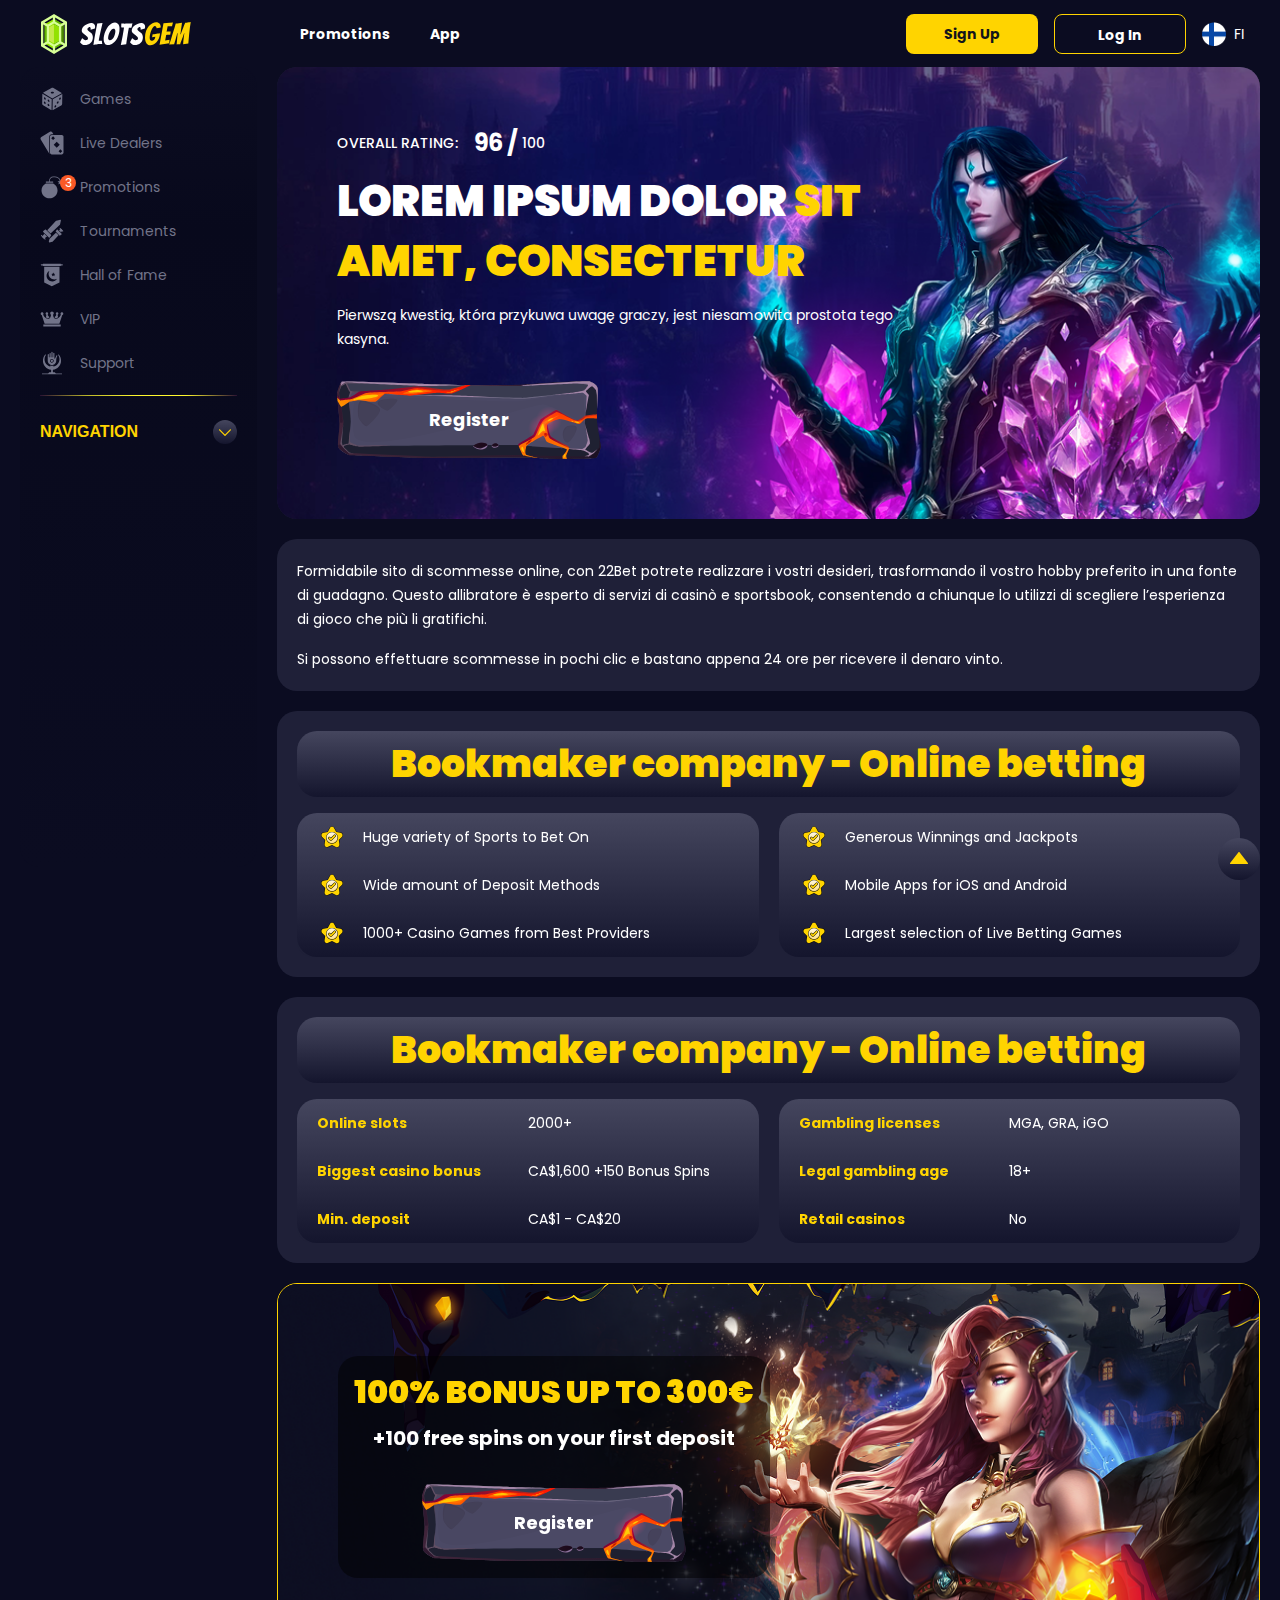
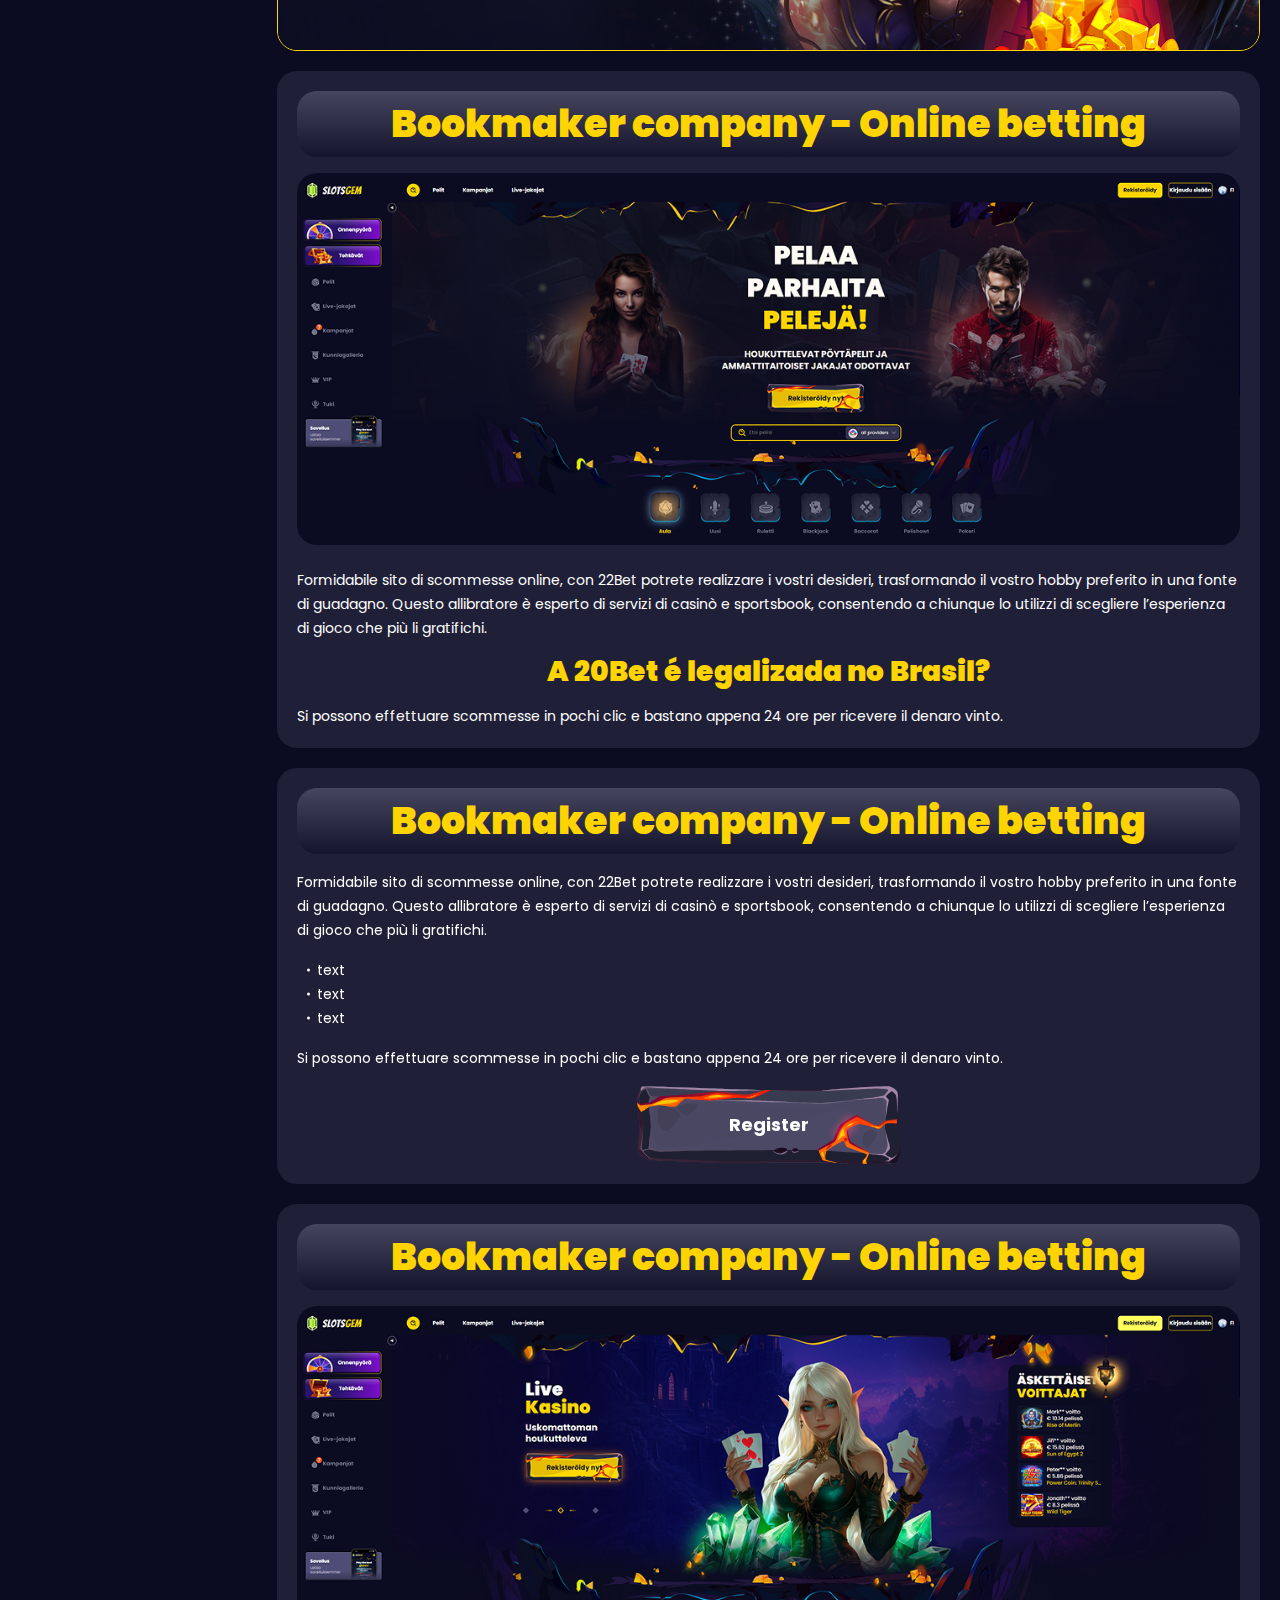
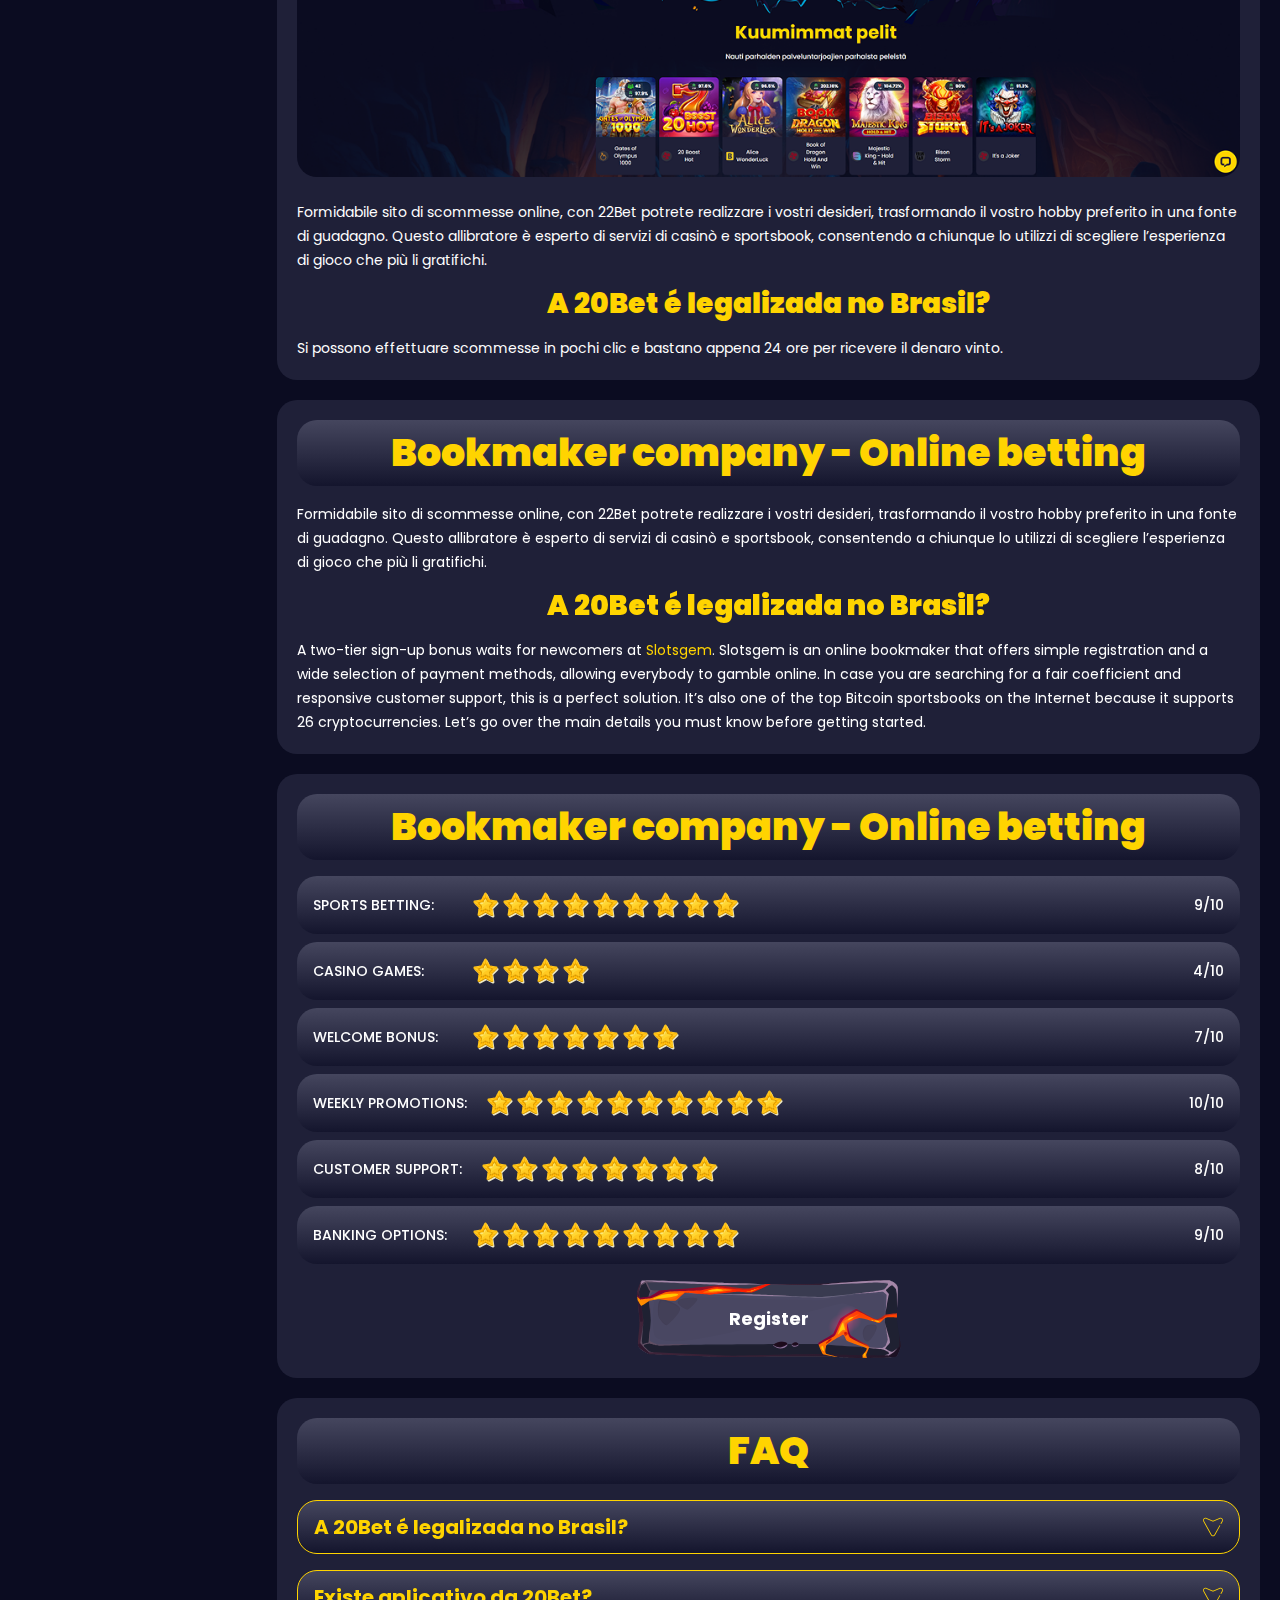
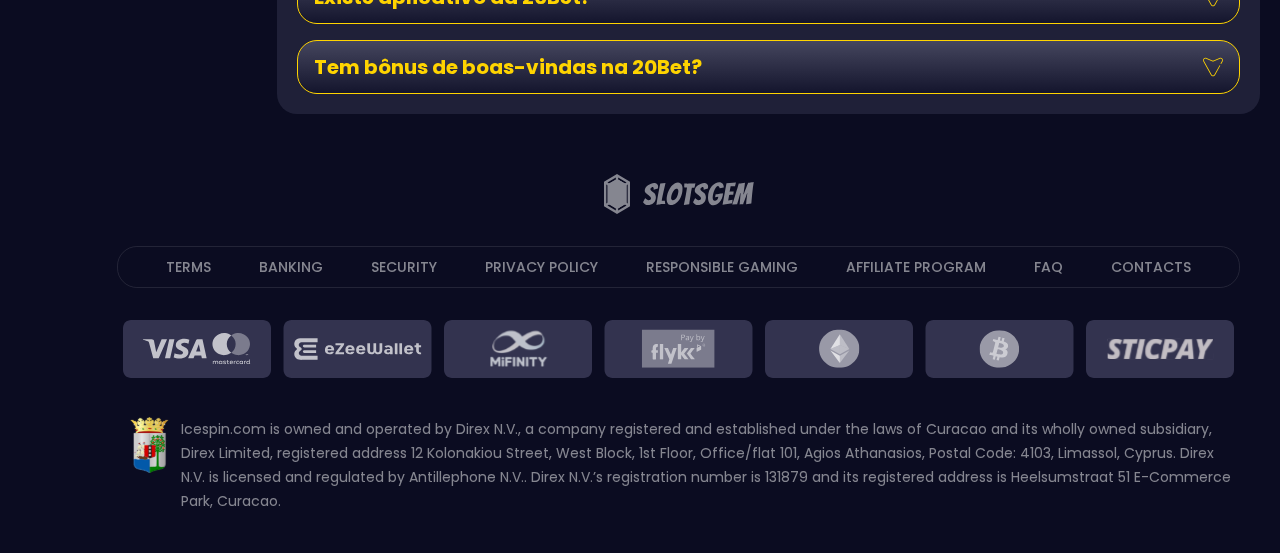
<file: index.html>
<!DOCTYPE html>
<html lang="fi">
  <head>
    <meta charset="UTF-8" />
    <meta name="viewport" content="width=device-width, initial-scale=1.0" />
    <title>Lorem ipsum dolor sit amet, consectetur</title>
    <meta
      name="description"
      content="Pierwszą kwestią, która przykuwa uwagę graczy, jest niesamowita prostota tego kasyna."
    />
    <meta property="og:site_name" content="Slotsgem Casino" />
    <meta
      property="og:title"
      content="Lorem ipsum dolor sit amet, consectetur adipiscing"
    />
    <meta property="og:type" content="website" />
    <meta property="og:url" content="http://slotsgemfinland.com/" />
    <meta property="og:image" content />
    <meta property="og:image:alt" content />
    <meta property="og:locale" content="fi" />
    <meta
      property="og:description"
      content="Pierwszą kwestią, która przykuwa uwagę graczy, jest niesamowita prostota tego kasyna."
    />
    <link rel="preconnect" href="https://fonts.googleapis.com" />
    <link rel="preconnect" href="https://fonts.gstatic.com" crossorigin />
    <link
      href="https://fonts.googleapis.com/css2?family=Poppins:wght@100;200;300;400;500;600;700;800;900&display=swap"
      rel="stylesheet"
    />

    <link rel="stylesheet" href="./css/reset.css" />
    <link rel="stylesheet" href="./css/main.css" />
    <link rel="stylesheet" href="./css/media.css" />
    <link rel="icon" href="./images/Crystal.svg" type="image/x-icon" />
  </head>
  <body>
    <header class="header">
      <section class="content header__content">
        <a href="./index.html" class="logo header__logo"
          ><img src="./images/logo.svg" alt="logo" title=""
        /></a>
        <button class="header__btn-menu">
          <svg
            width="16px"
            height="16px"
            viewBox="0 0 16 16"
            xmlns="http://www.w3.org/2000/svg"
          >
            <rect y="0" width="16" height="3" rx="1.5"></rect>
            <rect y="6.5" width="16" height="3" rx="1.5"></rect>
            <rect y="13" width="16" height="3" rx="1.5"></rect>
          </svg>
        </button>
        <nav class="menu header__menu">
          <ul class="header__menu-list">
            <li><a href="#">Promotions</a></li>
            <li><a href="#">App</a></li>
          </ul>
          <div class="header__btn">
            <a
              href="#"
              class="header__button header__button-signin header__btn-signin"
              >Sign Up</a
            >
            <a
              href="#"
              class="header__button header__button-login header__btn-login"
              >Log in
            </a>
          </div>
        </nav>
        <a href="#" class="header__button header__button-signin">Sign Up</a>
        <a href="#" class="header__button header__button-login">Log in </a>

        <a class="header__country" href="#">
          <span><img src="./images/flag.png" alt="Sweden Flag" title /></span>
          <span>fi</span>
        </a>
      </section>
    </header>
    <main class="main">
      <aside class="sidebar-wrapper">
        <section class="content sidebar">
          <nav class="menu sidebar__menu">
            <ul>
              <li>
                <a href="#"
                  ><img src="./images/sidebar/games.svg" alt=" Games" title />
                  Games
                </a>
              </li>
              <li>
                <a href="#"
                  ><img
                    src="./images/sidebar/live.svg"
                    alt="Live Dealers"
                    title
                  />Live Dealers</a
                >
              </li>
              <li>
                <a href="#">
                  <img
                    src="./images/sidebar/promotions.svg"
                    alt="Promotions"
                    title
                  />
                  Promotions</a
                >
                <span>3</span>
              </li>
              <li>
                <a href="#">
                  <img
                    src="./images/sidebar/tournaments.svg"
                    alt="Tournaments"
                    title
                  />Tournaments</a
                >
              </li>

              <li>
                <a href="#"
                  ><img
                    src="./images/sidebar/hall.svg"
                    alt="Hall of Fame"
                    title
                  />Hall of Fame</a
                >
              </li>
              <li>
                <a href="">
                  <img src="./images/sidebar/vip.svg" alt="vip" title /> VIP</a
                >
              </li>
              <li>
                <a href="">
                  <img
                    src="./images/sidebar/support.svg"
                    alt="Support"
                    title
                  />Support</a
                >
              </li>
            </ul>
          </nav>

          <button class="sidebar__links-button">Navigation</button>
          <div class="sidebar__links">
            <ul class="sidebar__links-list">
              <li><a href="#" title>Review of 22Bet</a></li>
              <li><a href="#" title>Registration</a></li>
              <li><a href="#" title>22Bet Betting Expert Reviews</a></li>
              <li><a href="#" title>Layouts and navigation</a></li>
              <li><a href="#" title>Sports betting</a></li>
              <li><a href="#" title>Sports offers</a></li>
              <li><a href="#" title>Live betting</a></li>
              <li><a href="#" title>Cash out</a></li>
              <li><a href="#" title>Live stream</a></li>
            </ul>
          </div>
        </section>
      </aside>

      <section class="content__wrapper">
        <section class="content hero hero__content">
          <div class="background hero__background">
            <img src="./images/main/bg-main.png" alt="hero" title />
          </div>

          <div class="hero__data">
            <div
              class="hero__rating"
              itemscope
              itemtype="http://schema.org/Game"
            >
              <p>Overall Rating:</p>
              <meta itemprop="name" content="http://slotsgemfinland.com/" />
              <span
                itemprop="aggregateRating"
                itemscope
                itemtype="http://schema.org/AggregateRating"
              >
                <span itemprop="ratingValue"> 96 </span>
                <span> / </span>
                <span itemprop="bestRating"> 100 </span>
                <meta itemprop="reviewCount" content="100" />
              </span>
            </div>
            <h1 class="title general hero__title">
              <strong>Lorem ipsum dolor</strong> sit amet, consectetur
            </h1>
            <p class="hero__text">
              Pierwszą kwestią, która przykuwa uwagę graczy, jest niesamowita
              prostota tego kasyna.
            </p>

            <a href="#" class="button hero__button">Register</a>
          </div>
        </section>
        <section class="content page-nav">
          <div class="page-nav-button sidebar__links-button">Navigation</div>
          <ul class="page-nav-list sidebar__links-list">
            <li><a href="#" title>Review of 22Bet</a></li>
            <li><a href="#" title>Registration</a></li>
            <li><a href="#" title>22Bet Betting Expert Reviews</a></li>
            <li><a href="#" title>Layouts and navigation</a></li>
            <li><a href="#" title>Sports betting</a></li>
            <li><a href="#" title>Sports offers</a></li>
            <li><a href="#" title>Live betting</a></li>
            <li><a href="#" title>Cash out</a></li>
            <li><a href="#" title>Live stream</a></li>
          </ul>
        </section>
        <section class="content article">
          <p>
            Formidabile sito di scommesse online, con 22Bet potrete realizzare i
            vostri desideri, trasformando il vostro hobby preferito in una fonte
            di guadagno. Questo allibratore è esperto di servizi di casinò e
            sportsbook, consentendo a chiunque lo utilizzi di scegliere
            l’esperienza di gioco che più li gratifichi.
          </p>

          <p>
            Si possono effettuare scommesse in pochi clic e bastano appena 24
            ore per ricevere il denaro vinto.
          </p>
        </section>
        <section class="content features">
          <h2 class="title high feeatures__title">
            Bookmaker company - Online betting
          </h2>
          <div class="content__wrapp">
            <ul class="features__list features__item">
              <li>Huge variety of Sports to Bet On</li>
              <li>Wide amount of Deposit Methods</li>
              <li>1000+ Casino Games from Best Providers</li>
            </ul>
            <ul class="features__list features__item">
              <li>Generous Winnings and Jackpots</li>
              <li>Mobile Apps for iOS and Android</li>
              <li>Largest selection of Live Betting Games</li>
            </ul>
          </div>
        </section>
        <section class="content features">
          <h2 class="title high feeatures__title">
            Bookmaker company - Online betting
          </h2>
          <div class="content__wrapp">
            <div class="features__table">
              <table>
                <tbody>
                  <tr>
                    <td>Online slots</td>
                    <td>2000+</td>
                  </tr>
                  <tr>
                    <td>Biggest casino bonus</td>
                    <td>CA$1,600 +150 Bonus Spins</td>
                  </tr>
                  <tr>
                    <td>Min. deposit</td>
                    <td>CA$1 - CA$20</td>
                  </tr>
                </tbody>
                <tbody>
                  <tr>
                    <td>Gambling licenses</td>
                    <td>MGA, GRA, iGO</td>
                  </tr>
                  <tr>
                    <td>Legal gambling age</td>
                    <td>18+</td>
                  </tr>
                  <tr>
                    <td>Retail casinos</td>
                    <td>No</td>
                  </tr>
                </tbody>
              </table>
            </div>
          </div>
        </section>
        <section class="content banner">
          <div class="background banner__background banner__background-main">
            <img src="./images/main/banner-main.png" alt="banner" title />
          </div>
          <div class="banner__info">
            <h2 class="title high banner__title-main">
              100% BONUS UP TO 300€
              <strong>+100 free spins on your first deposit</strong>
            </h2>

            <a href="#" class="button banner__button">Register </a>
          </div>
        </section>
        <section class="content article">
          <h2 class="article__title high title">
            Bookmaker company - Online betting
          </h2>
          <div class="images">
            <img
              src="./images/main/image1-main.png"
              alt="images"
              title
              class=""
            />
          </div>
          <p class="">
            Formidabile sito di scommesse online, con 22Bet potrete realizzare i
            vostri desideri, trasformando il vostro hobby preferito in una fonte
            di guadagno. Questo allibratore è esperto di servizi di casinò e
            sportsbook, consentendo a chiunque lo utilizzi di scegliere
            l’esperienza di gioco che più li gratifichi.
          </p>
          <h3>A 20Bet é legalizada no Brasil?</h3>
          <p>
            Si possono effettuare scommesse in pochi clic e bastano appena 24
            ore per ricevere il denaro vinto.
          </p>
        </section>
        <section class="content article">
          <h2 class="article__title high title">
            Bookmaker company - Online betting
          </h2>
          <p>
            Formidabile sito di scommesse online, con 22Bet potrete realizzare i
            vostri desideri, trasformando il vostro hobby preferito in una fonte
            di guadagno. Questo allibratore è esperto di servizi di casinò e
            sportsbook, consentendo a chiunque lo utilizzi di scegliere
            l’esperienza di gioco che più li gratifichi.
          </p>
          <ul>
            <li>text</li>
            <li>text</li>
            <li>text</li>
          </ul>

          <p>
            Si possono effettuare scommesse in pochi clic e bastano appena 24
            ore per ricevere il denaro vinto.
          </p>
          <a href="#" class="button article__button">Register</a>
        </section>
        <section class="content article">
          <h2 class="article__title high title">
            Bookmaker company - Online betting
          </h2>
          <div class="images">
            <img
              src="./images/main/image2-main.png"
              alt="images"
              title
              class=""
            />
          </div>
          <p class="">
            Formidabile sito di scommesse online, con 22Bet potrete realizzare i
            vostri desideri, trasformando il vostro hobby preferito in una fonte
            di guadagno. Questo allibratore è esperto di servizi di casinò e
            sportsbook, consentendo a chiunque lo utilizzi di scegliere
            l’esperienza di gioco che più li gratifichi.
          </p>
          <h3>A 20Bet é legalizada no Brasil?</h3>
          <p>
            Si possono effettuare scommesse in pochi clic e bastano appena 24
            ore per ricevere il denaro vinto.
          </p>
        </section>
        <section class="content article">
          <h2 class="article__title high title">
            Bookmaker company - Online betting
          </h2>
          <p>
            Formidabile sito di scommesse online, con 22Bet potrete realizzare i
            vostri desideri, trasformando il vostro hobby preferito in una fonte
            di guadagno. Questo allibratore è esperto di servizi di casinò e
            sportsbook, consentendo a chiunque lo utilizzi di scegliere
            l’esperienza di gioco che più li gratifichi.
          </p>
          <h3>A 20Bet é legalizada no Brasil?</h3>
          <p>
            A two-tier sign-up bonus waits for newcomers at
            <a href="#" class="article__link">Slotsgem</a>. Slotsgem is an
            online bookmaker that offers simple registration and a wide
            selection of payment methods, allowing everybody to gamble online.
            In case you are searching for a fair coefficient and responsive
            customer support, this is a perfect solution. It’s also one of the
            top Bitcoin sportsbooks on the Internet because it supports 26
            cryptocurrencies. Let’s go over the main details you must know
            before getting started.
          </p>
        </section>
        <section class="content ratings">
          <h2 class="ratings__title title high">
            Bookmaker company - Online betting
          </h2>

          <div class="rating__table table">
            <table>
              <tbody>
                <tr>
                  <td>Sports Betting:</td>
                  <td>
                    <img
                      src="./images/main/ratings-icon.svg"
                      alt="stars"
                      title
                    />
                    <img
                      src="./images/main/ratings-icon.svg"
                      alt="stars"
                      title
                    />
                    <img
                      src="./images/main/ratings-icon.svg"
                      alt="stars"
                      title
                    />
                    <img
                      src="./images/main/ratings-icon.svg"
                      alt="stars"
                      title
                    />
                    <img
                      src="./images/main/ratings-icon.svg"
                      alt="stars"
                      title
                    />
                    <img
                      src="./images/main/ratings-icon.svg"
                      alt="stars"
                      title
                    />
                    <img
                      src="./images/main/ratings-icon.svg"
                      alt="stars"
                      title
                    />
                    <img
                      src="./images/main/ratings-icon.svg"
                      alt="stars"
                      title
                    />
                    <img
                      src="./images/main/ratings-icon.svg"
                      alt="stars"
                      title
                    />
                  </td>
                  <td>
                    <span><span>9</span><span>/</span><span>10</span> </span>
                  </td>
                </tr>

                <tr>
                  <td>Casino Games:</td>
                  <td>
                    <img
                      src="./images/main/ratings-icon.svg"
                      alt="stars"
                      title
                    />
                    <img
                      src="./images/main/ratings-icon.svg"
                      alt="stars"
                      title
                    />
                    <img
                      src="./images/main/ratings-icon.svg"
                      alt="stars"
                      title
                    />
                    <img
                      src="./images/main/ratings-icon.svg"
                      alt="stars"
                      title
                    />
                  </td>
                  <td>
                    <span><span>4</span><span>/</span><span>10</span> </span>
                  </td>
                </tr>

                <tr>
                  <td>Welcome Bonus:</td>
                  <td>
                    <img
                      src="./images/main/ratings-icon.svg"
                      alt="stars"
                      title
                    />
                    <img
                      src="./images/main/ratings-icon.svg"
                      alt="stars"
                      title
                    />
                    <img
                      src="./images/main/ratings-icon.svg"
                      alt="stars"
                      title
                    />
                    <img
                      src="./images/main/ratings-icon.svg"
                      alt="stars"
                      title
                    />

                    <img
                      src="./images/main/ratings-icon.svg"
                      alt="stars"
                      title
                    />
                    <img
                      src="./images/main/ratings-icon.svg"
                      alt="stars"
                      title
                    />
                    <img
                      src="./images/main/ratings-icon.svg"
                      alt="stars"
                      title
                    />
                  </td>
                  <td>
                    <span><span>7</span><span>/</span><span>10</span> </span>
                  </td>
                </tr>
              </tbody>
            </table>
            <table>
              <tbody>
                <tr>
                  <td>Weekly Promotions:</td>
                  <td>
                    <img
                      src="./images/main/ratings-icon.svg"
                      alt="stars"
                      title
                    />
                    <img
                      src="./images/main/ratings-icon.svg"
                      alt="stars"
                      title
                    />
                    <img
                      src="./images/main/ratings-icon.svg"
                      alt="stars"
                      title
                    />
                    <img
                      src="./images/main/ratings-icon.svg"
                      alt="stars"
                      title
                    />

                    <img
                      src="./images/main/ratings-icon.svg"
                      alt="stars"
                      title
                    />
                    <img
                      src="./images/main/ratings-icon.svg"
                      alt="stars"
                      title
                    />
                    <img
                      src="./images/main/ratings-icon.svg"
                      alt="stars"
                      title
                    />
                    <img
                      src="./images/main/ratings-icon.svg"
                      alt="stars"
                      title
                    />
                    <img
                      src="./images/main/ratings-icon.svg"
                      alt="stars"
                      title
                    />
                    <img
                      src="./images/main/ratings-icon.svg"
                      alt="stars"
                      title
                    />
                  </td>
                  <td>
                    <span><span>10</span><span>/</span><span>10</span> </span>
                  </td>
                </tr>

                <tr>
                  <td>Customer Support:</td>
                  <td>
                    <img
                      src="./images/main/ratings-icon.svg"
                      alt="stars"
                      title
                    />
                    <img
                      src="./images/main/ratings-icon.svg"
                      alt="stars"
                      title
                    />
                    <img
                      src="./images/main/ratings-icon.svg"
                      alt="stars"
                      title
                    />
                    <img
                      src="./images/main/ratings-icon.svg"
                      alt="stars"
                      title
                    />
                    <img
                      src="./images/main/ratings-icon.svg"
                      alt="stars"
                      title
                    />
                    <img
                      src="./images/main/ratings-icon.svg"
                      alt="stars"
                      title
                    />
                    <img
                      src="./images/main/ratings-icon.svg"
                      alt="stars"
                      title
                    />
                    <img
                      src="./images/main/ratings-icon.svg"
                      alt="stars"
                      title
                    />
                  </td>
                  <td>
                    <span><span>8</span><span>/</span><span>10</span> </span>
                  </td>
                </tr>

                <tr>
                  <td>Banking Options:</td>
                  <td>
                    <img
                      src="./images/main/ratings-icon.svg"
                      alt="stars"
                      title
                    />
                    <img
                      src="./images/main/ratings-icon.svg"
                      alt="stars"
                      title
                    />
                    <img
                      src="./images/main/ratings-icon.svg"
                      alt="stars"
                      title
                    />
                    <img
                      src="./images/main/ratings-icon.svg"
                      alt="stars"
                      title
                    />
                    <img
                      src="./images/main/ratings-icon.svg"
                      alt="stars"
                      title
                    />
                    <img
                      src="./images/main/ratings-icon.svg"
                      alt="stars"
                      title
                    />
                    <img
                      src="./images/main/ratings-icon.svg"
                      alt="stars"
                      title
                    />
                    <img
                      src="./images/main/ratings-icon.svg"
                      alt="stars"
                      title
                    />
                    <img
                      src="./images/main/ratings-icon.svg"
                      alt="stars"
                      title
                    />
                  </td>
                  <td>
                    <span><span>9</span><span>/</span><span>10</span> </span>
                  </td>
                </tr>
              </tbody>
            </table>
          </div>

          <a href="#" class="button ratings__button">Register</a>
        </section>
        <section class="content faq">
          <h2 class="title high faq__title">FAQ</h2>
          <ul class="faq__list" itemscope itemtype="https://schema.org/FAQPage">
            <li
              class="faq__item"
              itemscope
              itemprop="mainEntity"
              itemtype="https://schema.org/Question"
            >
              <h3
                class="title medium faq__subtitle js-button-expander"
                itemprop="name"
              >
                A 20Bet é legalizada no Brasil?
              </h3>
              <div
                class="faq__answer js-expand-content"
                itemscope
                itemprop="acceptedAnswer"
                itemtype="https://schema.org/Answer"
              >
                <p itemprop="text">
                  Sim, a casa de apostas tem licença emitida por Curaçao, que é
                  reconhecida no Brasil e a permite atuar por aqui.
                </p>
              </div>
            </li>
            <li
              class="faq__item"
              itemscope
              itemprop="mainEntity"
              itemtype="https://schema.org/Question"
            >
              <h3
                class="title medium faq__subtitle js-button-expander"
                itemprop="name"
              >
                Existe aplicativo da 20Bet?
              </h3>
              <div
                class="faq__answer js-expand-content"
                itemscope
                itemprop="acceptedAnswer"
                itemtype="https://schema.org/Answer"
              >
                <p itemprop="text">
                  Sim, disponível para sistemas operacionais iOS e Android.
                </p>
              </div>
            </li>
            <li
              class="faq__item"
              itemscope
              itemprop="mainEntity"
              itemtype="https://schema.org/Question"
            >
              <h3
                class="title medium faq__subtitle js-button-expander"
                itemprop="name"
              >
                Tem bônus de boas-vindas na 20Bet?
              </h3>
              <div
                class="faq__answer js-expand-content"
                itemscope
                itemprop="acceptedAnswer"
                itemtype="https://schema.org/Answer"
              >
                <p itemprop="text">
                  Sim, disponível para sistemas operacionais iOS e Android.
                </p>
              </div>
            </li>
          </ul>
        </section>
        <div class="" onclick="scrollToTop()">
          <button class="main__arrow" id="scrollToTopBtn"></button>
        </div>
      </section>
    </main>
    <footer class="footer">
      <section class="content footer__content">
        <a href="#" class="logo footer__logo"
          ><img src="./images/footer-logo.svg" alt="logo" title
        /></a>
        <ul class="footer__menu">
          <li><a href="#">TERMS</a></li>
          <li><a href="#">BANKING</a></li>
          <li><a href="#">SECURITY</a></li>
          <li><a href="#">PRIVACY POLICY</a></li>
          <li><a href="#">RESPONSIBLE GAMING</a></li>
          <li><a href="#">AFFILIATE PROGRAM</a></li>
          <li><a href="#">FAQ</a></li>
          <li><a href="#">CONTACTS</a></li>
        </ul>
        <ul class="footer__cards">
          <li>
            <a href="#"><img src="./images/visa.svg" alt="cards" title /></a>
          </li>
          <li>
            <a href="#"><img src="./images/ezee.svg" alt="cards" title /></a>
          </li>
          <li>
            <a href="#"
              ><img src="./images/mifinity.svg" alt="cards" title
            /></a>
          </li>
          <li>
            <a href="#"><img src="./images/flyk.svg" alt="cards" title /></a>
          </li>
          <li>
            <a href="#"><img src="./images/Frame.svg" alt="cards" title /></a>
          </li>
          <li>
            <a href="#"><img src="./images/bitcoin.svg" alt="cards" title /></a>
          </li>
          <li>
            <a href="#"><img src="./images/sticpay.svg" alt="cards" title /></a>
          </li>
        </ul>
        <div class="footer__wrap">
          <img src="./images/footer-frame.svg" alt="logo" title />
          <p>
            Icespin.com is owned and operated by Direx N.V., a company
            registered and established under the laws of Curacao and its wholly
            owned subsidiary, Direx Limited, registered address 12 Kolonakiou
            Street, West Block, 1st Floor, Office/flat 101, Agios Athanasios,
            Postal Code: 4103, Limassol, Cyprus. Direx N.V. is licensed and
            regulated by Antillephone N.V.. Direx N.V.’s registration number is
            131879 and its registered address is Heelsumstraat 51 E-Commerce
            Park, Curacao.
          </p>
        </div>
      </section>
    </footer>
    <script src="./js/sidebar.js" defer></script>
    <script src="./js/arrowUp.js" defer></script>
    <script src="./js/expander.js" defer></script>
    <script src="./js/mobile-menu.js" defer></script>
    <script
      src="https://code.jquery.com/jquery-3.6.1.min.js"
      integrity="sha256-o88AwQnZB+VDvE9tvIXrMQaPlFFSUTR+nldQm1LuPXQ="
      crossorigin="anonymous"
    ></script>
  </body>
</html>
</file>
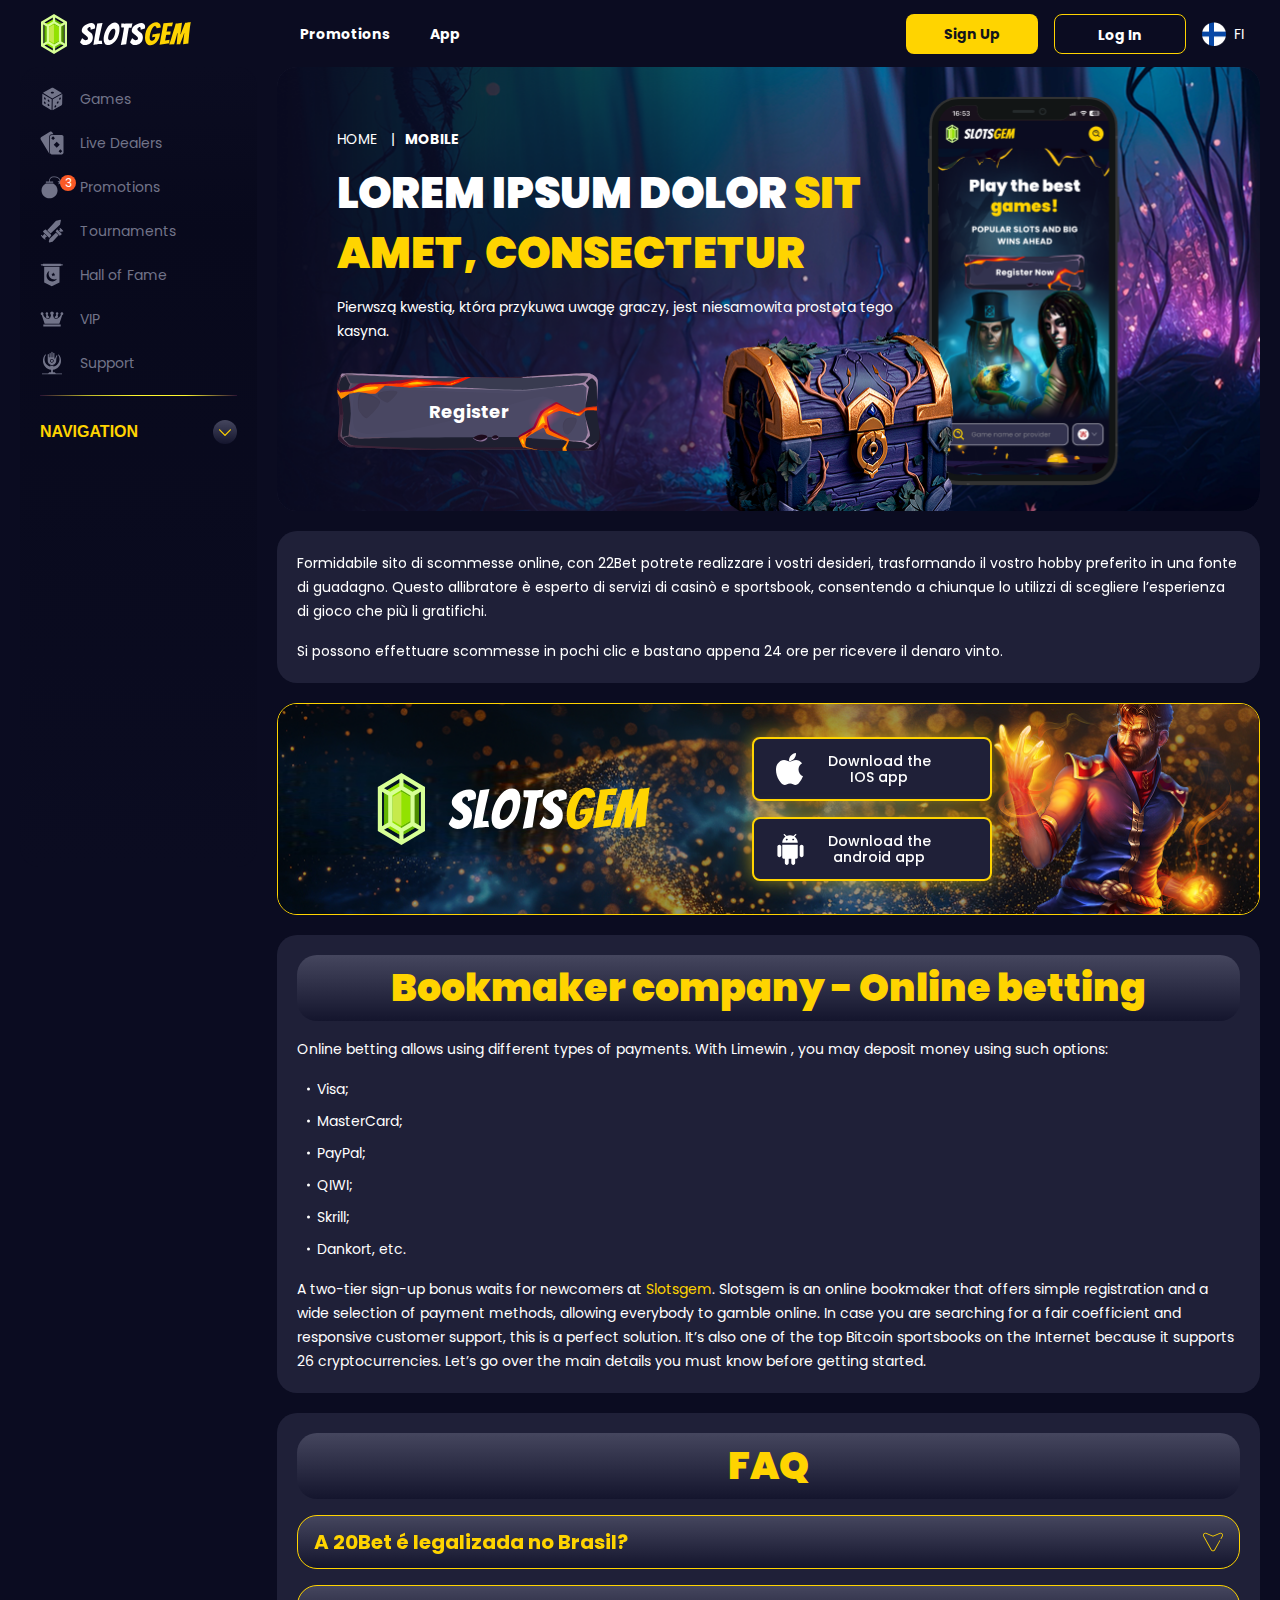
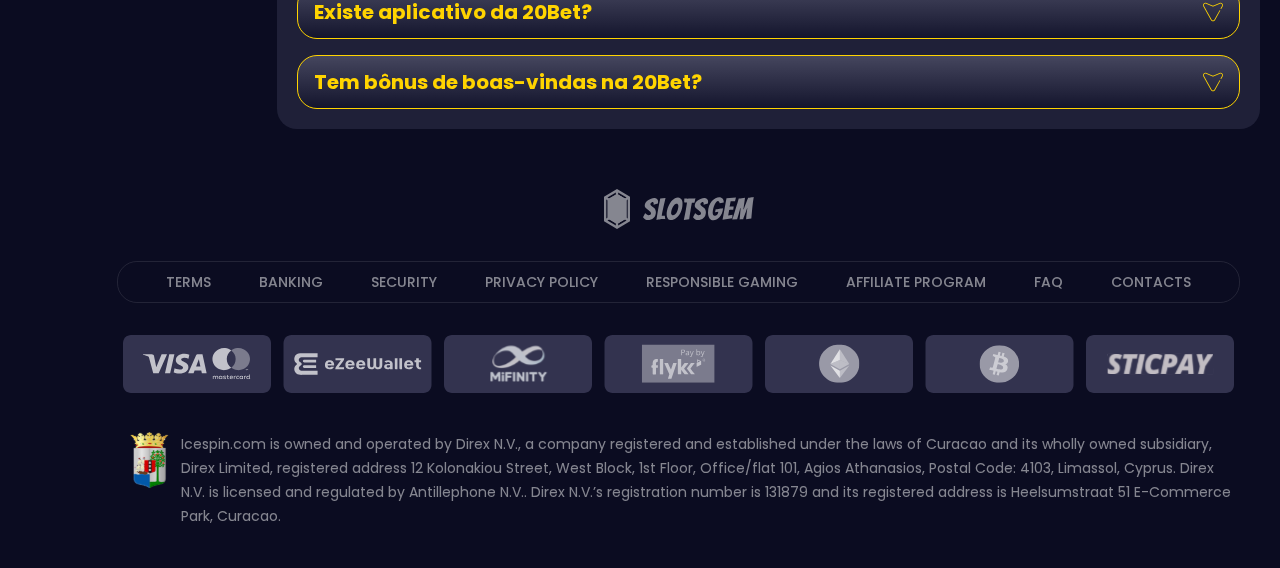
<file: app.html>
<!DOCTYPE html>
<html lang="fi">
  <head>
    <meta charset="UTF-8" />
    <meta name="viewport" content="width=device-width, initial-scale=1.0" />
    <title>Lorem ipsum dolor sit amet, consectetur adipiscing</title>
    <meta
      name="description"
      content="Pierwszą kwestią, która przykuwa uwagę graczy, jest niesamowita prostota tego kasyna."
    />
    <meta property="og:site_name" content="Slotsgem Casino" />
    <meta
      property="og:title"
      content="Lorem ipsum dolor sit amet, consectetur adipiscing"
    />
    <meta property="og:type" content="website" />
    <meta property="og:url" content="http://slotsgemfinland.com/" />
    <meta property="og:image" content />
    <meta property="og:image:alt" content />
    <meta property="og:locale" content="fi" />
    <meta
      property="og:description"
      content="Pierwszą kwestią, która przykuwa uwagę graczy, jest niesamowita prostota tego kasyna."
    />
    <link rel="preconnect" href="https://fonts.googleapis.com" />
    <link rel="preconnect" href="https://fonts.gstatic.com" crossorigin />
    <link
      href="https://fonts.googleapis.com/css2?family=Poppins:wght@100;200;300;400;500;600;700;800;900&display=swap"
      rel="stylesheet"
    />

    <link rel="stylesheet" href="./css/reset.css" />
    <link rel="stylesheet" href="./css/main.css" />
    <link rel="stylesheet" href="./css/media.css" />
    <link rel="icon" href="./images/Crystal.svg" type="image/x-icon" />
  </head>
  <body>
    <header class="header">
      <section class="content header__content">
        <a href="#" class="logo header__logo"
          ><img src="./images/logo.svg" alt="logo" title=""
        /></a>
        <button class="header__btn-menu">
          <svg
            width="16px"
            height="16px"
            viewBox="0 0 16 16"
            xmlns="http://www.w3.org/2000/svg"
          >
            <rect y="0" width="16" height="3" rx="1.5"></rect>
            <rect y="6.5" width="16" height="3" rx="1.5"></rect>
            <rect y="13" width="16" height="3" rx="1.5"></rect>
          </svg>
        </button>
        <nav class="menu header__menu">
          <ul class="header__menu-list">
            <li><a href="#">Promotions</a></li>
            <li><a href="#">App</a></li>
          </ul>
          <div class="header__btn">
            <a
              href="#"
              class="header__button header__button-signin header__btn-signin"
              >Sign Up</a
            >
            <a
              href="#"
              class="header__button header__button-login header__btn-login"
              >Log in
            </a>
          </div>
        </nav>

        <a href="#" class="header__button header__button-signin">Sign Up</a>
        <a href="#" class="header__button header__button-login">Log in </a>
        <a class="header__country" href="#">
          <span><img src="./images/flag.png" alt="Sweden Flag" title /></span>
          <span>fi</span>
        </a>
      </section>
    </header>
    <main class="main">
      <aside class="sidebar-wrapper">
        <section class="content sidebar">
          <nav class="menu sidebar__menu">
            <ul>
              <li>
                <a href="#"
                  ><img src="./images/sidebar/games.svg" alt=" Games" title />
                  Games
                </a>
              </li>
              <li>
                <a href="#"
                  ><img
                    src="./images/sidebar/live.svg"
                    alt="Live Dealers"
                    title
                  />Live Dealers</a
                >
              </li>
              <li>
                <a href="#">
                  <img
                    src="./images/sidebar/promotions.svg"
                    alt="Promotions"
                    title
                  />
                  Promotions</a
                >
                <span>3</span>
              </li>
              <li>
                <a href="#">
                  <img
                    src="./images/sidebar/tournaments.svg"
                    alt="Tournaments"
                    title
                  />Tournaments</a
                >
              </li>

              <li>
                <a href="#"
                  ><img
                    src="./images/sidebar/hall.svg"
                    alt="Hall of Fame"
                    title
                  />Hall of Fame</a
                >
              </li>
              <li>
                <a href="">
                  <img src="./images/sidebar/vip.svg" alt="vip" title /> VIP</a
                >
              </li>
              <li>
                <a href="">
                  <img
                    src="./images/sidebar/support.svg"
                    alt="Support"
                    title
                  />Support</a
                >
              </li>
            </ul>
          </nav>

          <button class="sidebar__links-button">Navigation</button>
          <div class="sidebar__links">
            <ul class="sidebar__links-list">
              <li><a href="#" title>Review of 22Bet</a></li>
              <li><a href="#" title>Registration</a></li>
              <li><a href="#" title>22Bet Betting Expert Reviews</a></li>
              <li><a href="#" title>Layouts and navigation</a></li>
              <li><a href="#" title>Sports betting</a></li>
              <li><a href="#" title>Sports offers</a></li>
              <li><a href="#" title>Live betting</a></li>
              <li><a href="#" title>Cash out</a></li>
              <li><a href="#" title>Live stream</a></li>
            </ul>
          </div>
        </section>
      </aside>

      <section class="content__wrapper">
        <section class="content hero hero__content">
          <div class="background hero__background hero__background-app">
            <img src="./images/app/bg-app.png" alt="hero" title />
          </div>

          <div class="hero__data">
            <ul
              class="breadcrumbs"
              itemscope
              itemtype="https://schema.org/BreadcrumbList"
            >
              <li
                itemprop="itemListElement"
                itemscope
                itemtype="https://schema.org/ListItem"
              >
                <a href="#" itemprop="item">
                  <span itemprop="name">Home</span></a
                >
                <meta itemprop="position" content="1" />
              </li>
              <li
                itemprop="itemListElement"
                itemscope
                itemtype="https://schema.org/ListItem"
              >
                <a itemprop="item"> <span itemprop="name">Mobile</span></a>
                <meta itemprop="position" content="2" />
              </li>
            </ul>
            <h1 class="title general hero__title">
              <strong>Lorem ipsum dolor</strong> sit amet, consectetur
            </h1>
            <p class="hero__text">
              Pierwszą kwestią, która przykuwa uwagę graczy, jest niesamowita
              prostota tego kasyna.
            </p>
            <a href="#" class="button hero__button">Register</a>
          </div>
        </section>
        <section class="content page-nav">
          <div class="page-nav-button sidebar__links-button">Navigation</div>
          <ul class="page-nav-list sidebar__links-list">
            <li><a href="#" title>Review of 22Bet</a></li>
            <li><a href="#" title>Registration</a></li>
            <li><a href="#" title>22Bet Betting Expert Reviews</a></li>
            <li><a href="#" title>Layouts and navigation</a></li>
            <li><a href="#" title>Sports betting</a></li>
            <li><a href="#" title>Sports offers</a></li>
            <li><a href="#" title>Live betting</a></li>
            <li><a href="#" title>Cash out</a></li>
            <li><a href="#" title>Live stream</a></li>
          </ul>
        </section>
        <section class="content article">
          <p>
            Formidabile sito di scommesse online, con 22Bet potrete realizzare i
            vostri desideri, trasformando il vostro hobby preferito in una fonte
            di guadagno. Questo allibratore è esperto di servizi di casinò e
            sportsbook, consentendo a chiunque lo utilizzi di scegliere
            l’esperienza di gioco che più li gratifichi.
          </p>
          <p>
            Si possono effettuare scommesse in pochi clic e bastano appena 24
            ore per ricevere il denaro vinto.
          </p>
        </section>
        <section class="content banner banner__app">
          <div class="background banner__background-app">
            <img src="./images/app/banner-app.png" alt="banner" title />
          </div>
          <div class="banner__content-app">
            <div class="button__wrap-app">
              <a href="#" class="banner__btn banner__btn-app"
                >Download the IOS app
              </a>
              <a href="#" class="banner__btn banner__btn-google"
                >Download the android app</a
              >
            </div>
            <a href="#" class="logo banner__logo"
              ><img src="./images/app/banner__logo.svg" alt="logo" title=""
            /></a>
          </div>
        </section>
        <section class="content article">
          <h2 class="article__title high title">
            Bookmaker company - Online betting
          </h2>
          <p>
            Online betting allows using different types of payments. With
            Limewin , you may deposit money using such options:
          </p>

          <ul class="article__list">
            <li>Visa;</li>
            <li>MasterCard;</li>
            <li>PayPal;</li>
            <li>QIWI;</li>
            <li>Skrill;</li>
            <li>Dankort, etc.</li>
          </ul>

          <p>
            A two-tier sign-up bonus waits for newcomers at
            <a href="#" class="article__link">Slotsgem</a>. Slotsgem is an
            online bookmaker that offers simple registration and a wide
            selection of payment methods, allowing everybody to gamble online.
            In case you are searching for a fair coefficient and responsive
            customer support, this is a perfect solution. It’s also one of the
            top Bitcoin sportsbooks on the Internet because it supports 26
            cryptocurrencies. Let’s go over the main details you must know
            before getting started.
          </p>
        </section>
        <section class="content faq">
          <h2 class="title high faq__title">FAQ</h2>
          <ul class="faq__list" itemscope itemtype="https://schema.org/FAQPage">
            <li
              class="faq__item"
              itemscope
              itemprop="mainEntity"
              itemtype="https://schema.org/Question"
            >
              <h3
                class="title medium faq__subtitle js-button-expander"
                itemprop="name"
              >
                A 20Bet é legalizada no Brasil?
              </h3>
              <div
                class="faq__answer js-expand-content"
                itemscope
                itemprop="acceptedAnswer"
                itemtype="https://schema.org/Answer"
              >
                <p itemprop="text">
                  Sim, a casa de apostas tem licença emitida por Curaçao, que é
                  reconhecida no Brasil e a permite atuar por aqui.
                </p>
              </div>
            </li>
            <li
              class="faq__item"
              itemscope
              itemprop="mainEntity"
              itemtype="https://schema.org/Question"
            >
              <h3
                class="title medium faq__subtitle js-button-expander"
                itemprop="name"
              >
                Existe aplicativo da 20Bet?
              </h3>
              <div
                class="faq__answer js-expand-content"
                itemscope
                itemprop="acceptedAnswer"
                itemtype="https://schema.org/Answer"
              >
                <p itemprop="text">
                  Sim, disponível para sistemas operacionais iOS e Android.
                </p>
              </div>
            </li>
            <li
              class="faq__item"
              itemscope
              itemprop="mainEntity"
              itemtype="https://schema.org/Question"
            >
              <h3
                class="title medium faq__subtitle js-button-expander"
                itemprop="name"
              >
                Tem bônus de boas-vindas na 20Bet?
              </h3>
              <div
                class="faq__answer js-expand-content"
                itemscope
                itemprop="acceptedAnswer"
                itemtype="https://schema.org/Answer"
              >
                <p itemprop="text">
                  Sim, disponível para sistemas operacionais iOS e Android.
                </p>
              </div>
            </li>
          </ul>
        </section>
      </section>
    </main>
    <footer class="footer">
      <section class="content footer__content">
        <a href="#" class="logo footer__logo"
          ><img src="./images/footer-logo.svg" alt="logo" title
        /></a>
        <ul class="footer__menu">
          <li><a href="#">TERMS</a></li>
          <li><a href="#">BANKING</a></li>
          <li><a href="#">SECURITY</a></li>
          <li><a href="#">PRIVACY POLICY</a></li>
          <li><a href="#">RESPONSIBLE GAMING</a></li>
          <li><a href="#">AFFILIATE PROGRAM</a></li>
          <li><a href="#">FAQ</a></li>
          <li><a href="#">CONTACTS</a></li>
        </ul>
        <ul class="footer__cards">
          <li>
            <a href="#"><img src="./images/visa.svg" alt="cards" title /></a>
          </li>
          <li>
            <a href="#"><img src="./images/ezee.svg" alt="cards" title /></a>
          </li>
          <li>
            <a href="#"
              ><img src="./images/mifinity.svg" alt="cards" title
            /></a>
          </li>
          <li>
            <a href="#"><img src="./images/flyk.svg" alt="cards" title /></a>
          </li>
          <li>
            <a href="#"><img src="./images/Frame.svg" alt="cards" title /></a>
          </li>
          <li>
            <a href="#"><img src="./images/bitcoin.svg" alt="cards" title /></a>
          </li>
          <li>
            <a href="#"><img src="./images/sticpay.svg" alt="cards" title /></a>
          </li>
        </ul>
        <div class="footer__wrap">
          <img src="./images/footer-frame.svg" alt="logo" title />
          <p>
            Icespin.com is owned and operated by Direx N.V., a company
            registered and established under the laws of Curacao and its wholly
            owned subsidiary, Direx Limited, registered address 12 Kolonakiou
            Street, West Block, 1st Floor, Office/flat 101, Agios Athanasios,
            Postal Code: 4103, Limassol, Cyprus. Direx N.V. is licensed and
            regulated by Antillephone N.V.. Direx N.V.’s registration number is
            131879 and its registered address is Heelsumstraat 51 E-Commerce
            Park, Curacao.
          </p>
        </div>
      </section>
    </footer>
    <script src="./js/sidebar.js" defer></script>
    <script src="./js/expander.js" defer></script>
    <script src="./js/mobile-menu.js" defer></script>
    <script
      src="https://code.jquery.com/jquery-3.6.1.min.js"
      integrity="sha256-o88AwQnZB+VDvE9tvIXrMQaPlFFSUTR+nldQm1LuPXQ="
      crossorigin="anonymous"
    ></script>
  </body>
</html>
</file>
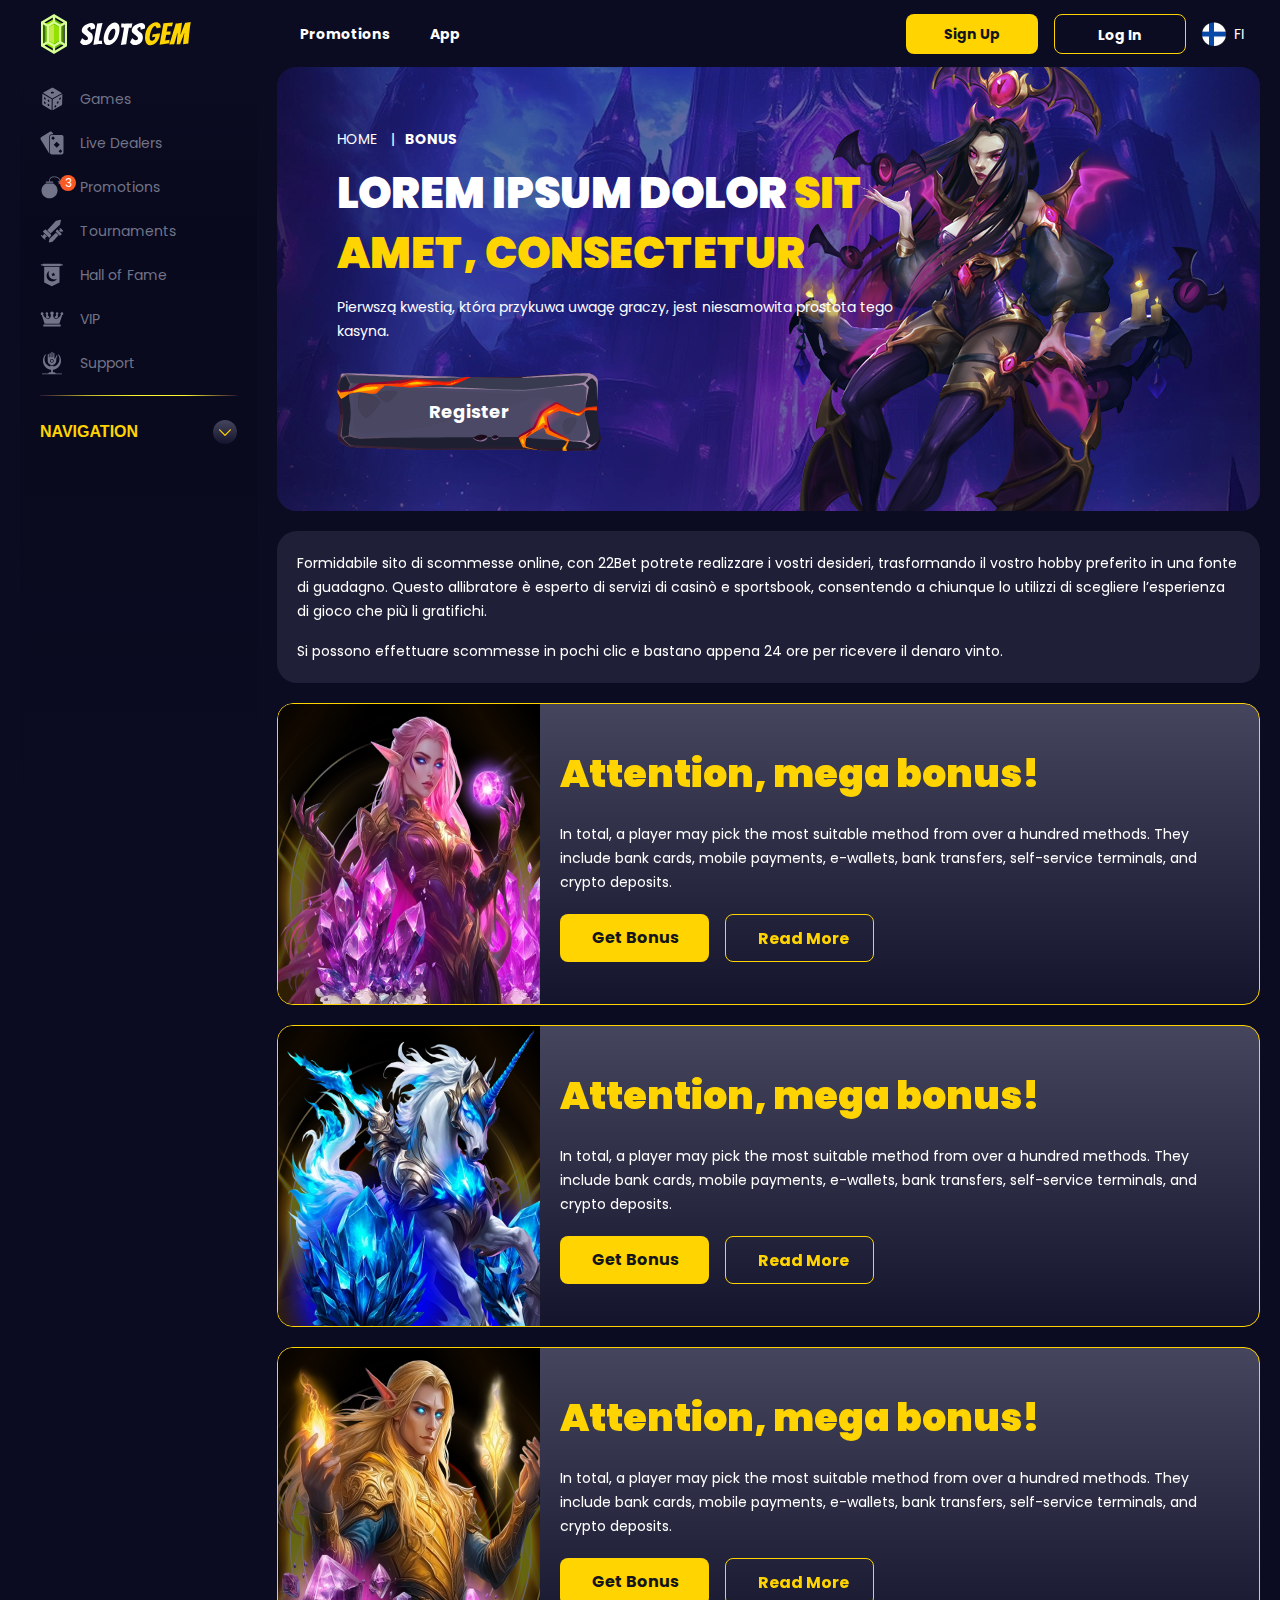
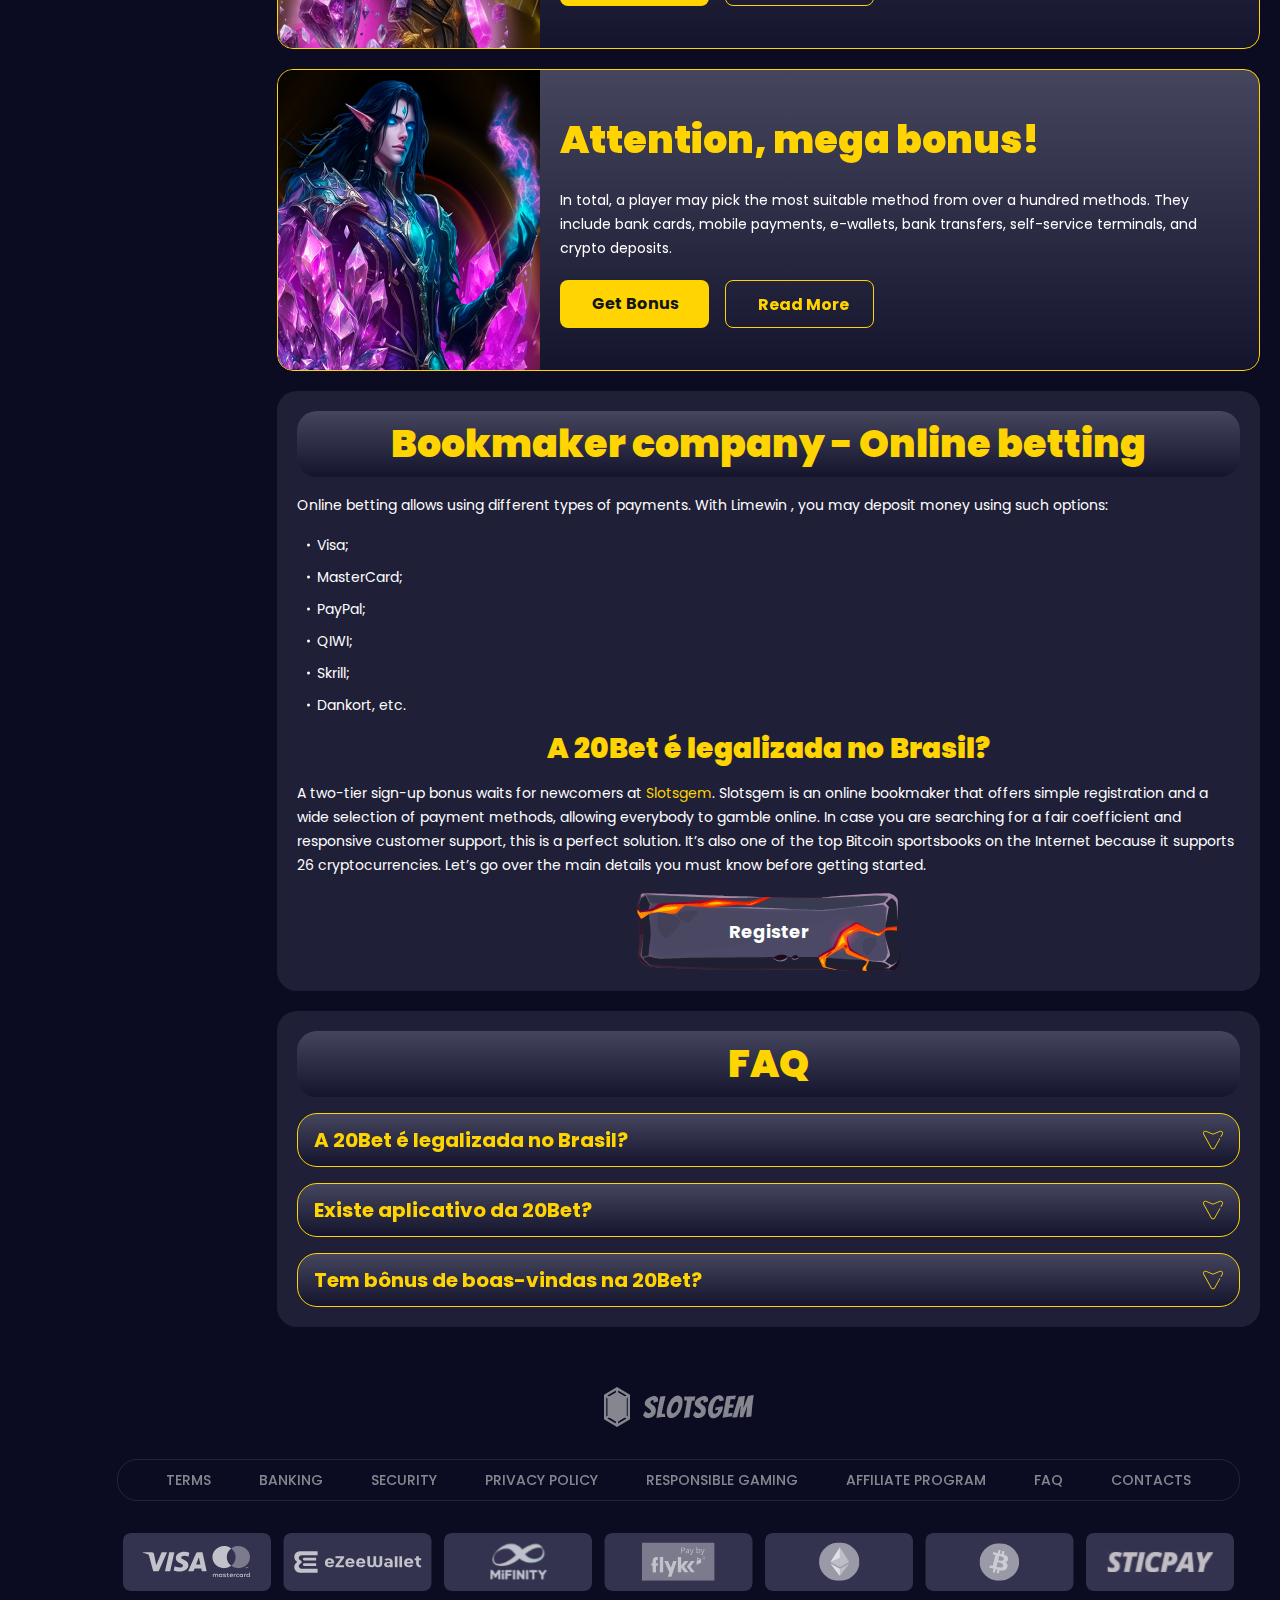
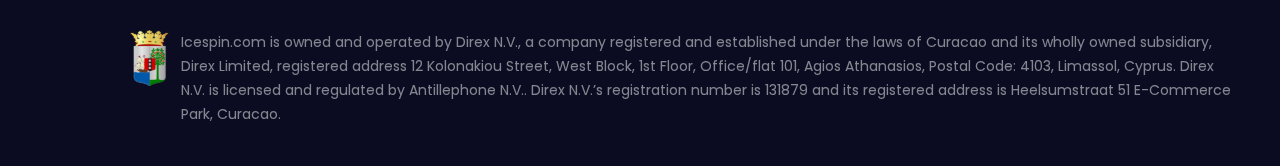
<file: bonus.html>
<!DOCTYPE html>
<html lang="fi">
  <head>
    <meta charset="UTF-8" />
    <meta name="viewport" content="width=device-width, initial-scale=1.0" />
    <title>Lorem ipsum dolor sit amet, consectetur adipiscing</title>
    <meta
      name="description"
      content="Pierwszą kwestią, która przykuwa uwagę graczy, jest niesamowita prostota tego kasyna."
    />
    <meta property="og:site_name" content="Slotsgem Casino" />
    <meta
      property="og:title"
      content="Lorem ipsum dolor sit amet, consectetur adipiscing"
    />
    <meta property="og:type" content="website" />
    <meta property="og:url" content="http://slotsgemfinland.com/" />
    <meta property="og:image" content />
    <meta property="og:image:alt" content />
    <meta property="og:locale" content="fi" />
    <meta
      property="og:description"
      content="Pierwszą kwestią, która przykuwa uwagę graczy, jest niesamowita prostota tego kasyna."
    />
    <link rel="preconnect" href="https://fonts.googleapis.com" />
    <link rel="preconnect" href="https://fonts.gstatic.com" crossorigin />
    <link
      href="https://fonts.googleapis.com/css2?family=Poppins:wght@100;200;300;400;500;600;700;800;900&display=swap"
      rel="stylesheet"
    />

    <link rel="stylesheet" href="./css/reset.css" />
    <link rel="stylesheet" href="./css/main.css" />
    <link rel="stylesheet" href="./css/media.css" />
    <link rel="icon" href="./images/Crystal.svg" type="image/x-icon" />
  </head>
  <body>
    <header class="header">
      <section class="content header__content">
        <a href="#" class="logo header__logo"
          ><img src="./images/logo.svg" alt="logo" title=""
        /></a>
        <button class="header__btn-menu">
          <svg
            width="16px"
            height="16px"
            viewBox="0 0 16 16"
            xmlns="http://www.w3.org/2000/svg"
          >
            <rect y="0" width="16" height="3" rx="1.5"></rect>
            <rect y="6.5" width="16" height="3" rx="1.5"></rect>
            <rect y="13" width="16" height="3" rx="1.5"></rect>
          </svg>
        </button>
        <nav class="menu header__menu">
          <ul class="header__menu-list">
            <li><a href="#">Promotions</a></li>
            <li><a href="#">App</a></li>
          </ul>
          <div class="header__btn">
            <a
              href="#"
              class="header__button header__button-signin header__btn-signin"
              >Sign Up</a
            >
            <a
              href="#"
              class="header__button header__button-login header__btn-login"
              >Log in
            </a>
          </div>
        </nav>
        <a href="#" class="header__button header__button-signin"> Sign Up</a>
        <a href="#" class="header__button header__button-login">Log in</a>

        <a class="header__country" href="#">
          <span><img src="./images/flag.png" alt="Sweden Flag" title /></span>
          <span>fi</span>
        </a>
      </section>
    </header>
    <main class="main">
      <aside class="sidebar-wrapper">
        <section class="content sidebar">
          <nav class="menu sidebar__menu">
            <ul>
              <li>
                <a href="#"
                  ><img src="./images/sidebar/games.svg" alt=" Games" title />
                  Games
                </a>
              </li>
              <li>
                <a href="#"
                  ><img
                    src="./images/sidebar/live.svg"
                    alt="Live Dealers"
                    title
                  />Live Dealers</a
                >
              </li>
              <li>
                <a href="#">
                  <img
                    src="./images/sidebar/promotions.svg"
                    alt="Promotions"
                    title
                  />
                  Promotions</a
                >
                <span>3</span>
              </li>
              <li>
                <a href="#">
                  <img
                    src="./images/sidebar/tournaments.svg"
                    alt="Tournaments"
                    title
                  />Tournaments</a
                >
              </li>

              <li>
                <a href="#"
                  ><img
                    src="./images/sidebar/hall.svg"
                    alt="Hall of Fame"
                    title
                  />Hall of Fame</a
                >
              </li>
              <li>
                <a href="">
                  <img src="./images/sidebar/vip.svg" alt="vip" title /> VIP</a
                >
              </li>
              <li>
                <a href="">
                  <img
                    src="./images/sidebar/support.svg"
                    alt="Support"
                    title
                  />Support</a
                >
              </li>
            </ul>
          </nav>

          <button class="sidebar__links-button">Navigation</button>
          <div class="sidebar__links">
            <ul class="sidebar__links-list">
              <li><a href="#" title>Review of 22Bet</a></li>
              <li><a href="#" title>Registration</a></li>
              <li><a href="#" title>22Bet Betting Expert Reviews</a></li>
              <li><a href="#" title>Layouts and navigation</a></li>
              <li><a href="#" title>Sports betting</a></li>
              <li><a href="#" title>Sports offers</a></li>
              <li><a href="#" title>Live betting</a></li>
              <li><a href="#" title>Cash out</a></li>
              <li><a href="#" title>Live stream</a></li>
            </ul>
          </div>
        </section>
      </aside>

      <section class="content__wrapper">
        <section class="content hero hero__bonus">
          <div class="background hero__background">
            <img src="./images/bonus/bg-bonus.png" alt="hero" title />
          </div>

          <div class="hero__data hero__data-bonus">
            <ul
              class="breadcrumbs"
              itemscope
              itemtype="https://schema.org/BreadcrumbList"
            >
              <li
                itemprop="itemListElement"
                itemscope
                itemtype="https://schema.org/ListItem"
              >
                <a href="#" itemprop="item">
                  <span itemprop="name">Home</span></a
                >
                <meta itemprop="position" content="1" />
              </li>
              <li
                itemprop="itemListElement"
                itemscope
                itemtype="https://schema.org/ListItem"
              >
                <a itemprop="item"> <span itemprop="name">Bonus</span></a>
                <meta itemprop="position" content="2" />
              </li>
            </ul>
            <h1 class="title general hero__title hero__title-bonus">
              <strong>Lorem ipsum dolor</strong> sit amet, consectetur
            </h1>
            <p class="hero__text">
              Pierwszą kwestią, która przykuwa uwagę graczy, jest niesamowita
              prostota tego kasyna.
            </p>
            <a href="#" class="button hero__button">Register</a>
          </div>
        </section>
        <section class="content page-nav">
          <div class="page-nav-button sidebar__links-button">Navigation</div>
          <ul class="page-nav-list sidebar__links-list">
            <li><a href="#" title>Review of 22Bet</a></li>
            <li><a href="#" title>Registration</a></li>
            <li><a href="#" title>22Bet Betting Expert Reviews</a></li>
            <li><a href="#" title>Layouts and navigation</a></li>
            <li><a href="#" title>Sports betting</a></li>
            <li><a href="#" title>Sports offers</a></li>
            <li><a href="#" title>Live betting</a></li>
            <li><a href="#" title>Cash out</a></li>
            <li><a href="#" title>Live stream</a></li>
          </ul>
        </section>
        <section class="content article">
          <p>
            Formidabile sito di scommesse online, con 22Bet potrete realizzare i
            vostri desideri, trasformando il vostro hobby preferito in una fonte
            di guadagno. Questo allibratore è esperto di servizi di casinò e
            sportsbook, consentendo a chiunque lo utilizzi di scegliere
            l’esperienza di gioco che più li gratifichi.
          </p>
          <p>
            Si possono effettuare scommesse in pochi clic e bastano appena 24
            ore per ricevere il denaro vinto.
          </p>
        </section>
        <section class="content banner banner__bonus">
          <div class="banner__content">
            <div class="banner__background banner__background-bonus">
              <img src="./images/bonus/banner-bonus1.png" alt="banner" title />
            </div>
            <div class="banner__data banner__data-bonus">
              <h2 class="title high banner__title-bonus">
                Attention, mega bonus!
              </h2>
              <p>
                In total, a player may pick the most suitable method from over a
                hundred methods. They include bank cards, mobile payments,
                e-wallets, bank transfers, self-service terminals, and crypto
                deposits.
              </p>
              <div class="banner__btns">
                <a href="#" class="header__button banner__button-bonus"
                  >Get bonus</a
                >
                <a href="#" class="header__button banner__button-bonus"
                  >Read more</a
                >
              </div>
            </div>
          </div>
          <div class="banner__content">
            <div class="banner__background banner__background-bonus">
              <img src="./images/bonus/banner-bonus2.png" alt="banner" title />
            </div>
            <div class="banner__data banner__data-bonus">
              <h2 class="title high banner__title-bonus">
                Attention, mega bonus!
              </h2>
              <p>
                In total, a player may pick the most suitable method from over a
                hundred methods. They include bank cards, mobile payments,
                e-wallets, bank transfers, self-service terminals, and crypto
                deposits.
              </p>
              <div class="banner__btns">
                <a href="#" class="header__button banner__button-bonus"
                  >Get bonus</a
                >
                <a href="#" class="header__button banner__button-bonus"
                  >Read more</a
                >
              </div>
            </div>
          </div>
          <div class="banner__content">
            <div class="banner__background banner__background-bonus">
              <img src="./images/bonus/banner-bonus3.png" alt="banner" title />
            </div>
            <div class="banner__data banner__data-bonus">
              <h2 class="title high banner__title-bonus">
                Attention, mega bonus!
              </h2>
              <p>
                In total, a player may pick the most suitable method from over a
                hundred methods. They include bank cards, mobile payments,
                e-wallets, bank transfers, self-service terminals, and crypto
                deposits.
              </p>
              <div class="banner__btns">
                <a href="#" class="header__button banner__button-bonus"
                  >Get bonus</a
                >
                <a href="#" class="header__button banner__button-bonus"
                  >Read more</a
                >
              </div>
            </div>
          </div>
          <div class="banner__content">
            <div class="banner__background banner__background-bonus">
              <img src="./images/bonus/banner-bonus4.png" alt="banner" title />
            </div>
            <div class="banner__data banner__data-bonus">
              <h2 class="title high banner__title-bonus">
                Attention, mega bonus!
              </h2>
              <p>
                In total, a player may pick the most suitable method from over a
                hundred methods. They include bank cards, mobile payments,
                e-wallets, bank transfers, self-service terminals, and crypto
                deposits.
              </p>
              <div class="banner__btns">
                <a href="#" class="header__button banner__button-bonus"
                  >Get bonus</a
                >
                <a href="#" class="header__button banner__button-bonus"
                  >Read more</a
                >
              </div>
            </div>
          </div>
        </section>
        <section class="content article">
          <h2 class="article__title high title">
            Bookmaker company - Online betting
          </h2>
          <p>
            Online betting allows using different types of payments. With
            Limewin , you may deposit money using such options:
          </p>

          <ul class="article__list">
            <li>Visa;</li>
            <li>MasterCard;</li>
            <li>PayPal;</li>
            <li>QIWI;</li>
            <li>Skrill;</li>
            <li>Dankort, etc.</li>
          </ul>
          <h3>A 20Bet é legalizada no Brasil?</h3>
          <p>
            A two-tier sign-up bonus waits for newcomers at
            <a href="#" class="article__link">Slotsgem</a>. Slotsgem is an
            online bookmaker that offers simple registration and a wide
            selection of payment methods, allowing everybody to gamble online.
            In case you are searching for a fair coefficient and responsive
            customer support, this is a perfect solution. It’s also one of the
            top Bitcoin sportsbooks on the Internet because it supports 26
            cryptocurrencies. Let’s go over the main details you must know
            before getting started.
          </p>
          <a href="#" class="button article__button">Register</a>
        </section>
        <section class="content faq">
          <h2 class="title high faq__title">FAQ</h2>
          <ul class="faq__list" itemscope itemtype="https://schema.org/FAQPage">
            <li
              class="faq__item"
              itemscope
              itemprop="mainEntity"
              itemtype="https://schema.org/Question"
            >
              <h3
                class="title medium faq__subtitle js-button-expander"
                itemprop="name"
              >
                A 20Bet é legalizada no Brasil?
              </h3>
              <div
                class="faq__answer js-expand-content"
                itemscope
                itemprop="acceptedAnswer"
                itemtype="https://schema.org/Answer"
              >
                <p itemprop="text">
                  Sim, a casa de apostas tem licença emitida por Curaçao, que é
                  reconhecida no Brasil e a permite atuar por aqui.
                </p>
              </div>
            </li>
            <li
              class="faq__item"
              itemscope
              itemprop="mainEntity"
              itemtype="https://schema.org/Question"
            >
              <h3
                class="title medium faq__subtitle js-button-expander"
                itemprop="name"
              >
                Existe aplicativo da 20Bet?
              </h3>
              <div
                class="faq__answer js-expand-content"
                itemscope
                itemprop="acceptedAnswer"
                itemtype="https://schema.org/Answer"
              >
                <p itemprop="text">
                  Sim, disponível para sistemas operacionais iOS e Android.
                </p>
              </div>
            </li>
            <li
              class="faq__item"
              itemscope
              itemprop="mainEntity"
              itemtype="https://schema.org/Question"
            >
              <h3
                class="title medium faq__subtitle js-button-expander"
                itemprop="name"
              >
                Tem bônus de boas-vindas na 20Bet?
              </h3>
              <div
                class="faq__answer js-expand-content"
                itemscope
                itemprop="acceptedAnswer"
                itemtype="https://schema.org/Answer"
              >
                <p itemprop="text">
                  Sim, disponível para sistemas operacionais iOS e Android.
                </p>
              </div>
            </li>
          </ul>
        </section>
      </section>
    </main>
    <footer class="footer">
      <section class="content footer__content">
        <a href="#" class="logo footer__logo"
          ><img src="./images/footer-logo.svg" alt="logo" title
        /></a>
        <ul class="footer__menu">
          <li><a href="#">TERMS</a></li>
          <li><a href="#">BANKING</a></li>
          <li><a href="#">SECURITY</a></li>
          <li><a href="#">PRIVACY POLICY</a></li>
          <li><a href="#">RESPONSIBLE GAMING</a></li>
          <li><a href="#">AFFILIATE PROGRAM</a></li>
          <li><a href="#">FAQ</a></li>
          <li><a href="#">CONTACTS</a></li>
        </ul>
        <ul class="footer__cards">
          <li>
            <a href="#"><img src="./images/visa.svg" alt="cards" title /></a>
          </li>
          <li>
            <a href="#"><img src="./images/ezee.svg" alt="cards" title /></a>
          </li>
          <li>
            <a href="#"
              ><img src="./images/mifinity.svg" alt="cards" title
            /></a>
          </li>
          <li>
            <a href="#"><img src="./images/flyk.svg" alt="cards" title /></a>
          </li>
          <li>
            <a href="#"><img src="./images/Frame.svg" alt="cards" title /></a>
          </li>
          <li>
            <a href="#"><img src="./images/bitcoin.svg" alt="cards" title /></a>
          </li>
          <li>
            <a href="#"><img src="./images/sticpay.svg" alt="cards" title /></a>
          </li>
        </ul>
        <div class="footer__wrap">
          <img src="./images/footer-frame.svg" alt="logo" title />
          <p>
            Icespin.com is owned and operated by Direx N.V., a company
            registered and established under the laws of Curacao and its wholly
            owned subsidiary, Direx Limited, registered address 12 Kolonakiou
            Street, West Block, 1st Floor, Office/flat 101, Agios Athanasios,
            Postal Code: 4103, Limassol, Cyprus. Direx N.V. is licensed and
            regulated by Antillephone N.V.. Direx N.V.’s registration number is
            131879 and its registered address is Heelsumstraat 51 E-Commerce
            Park, Curacao.
          </p>
        </div>
      </section>
    </footer>
    <script src="./js/sidebar.js" defer></script>
    <script src="./js/expander.js" defer></script>
    <script src="./js/mobile-menu.js" defer></script>
    <script
      src="https://code.jquery.com/jquery-3.6.1.min.js"
      integrity="sha256-o88AwQnZB+VDvE9tvIXrMQaPlFFSUTR+nldQm1LuPXQ="
      crossorigin="anonymous"
    ></script>
  </body>
</html>
</file>
<file: css/main.css>
html {
  scroll-behavior: smooth;
  -webkit-text-size-adjust: 100%;
}

body {
  display: block;
  position: relative;
  width: 100%;
  background: #0b0c21;
  font-family: "Poppins", sans-serif;
  font-size: 14px;
  font-weight: 400;
  line-height: 24px;
  text-align: left;
  color: #ffffff;
  overflow-x: hidden;
}

.content {
  display: block;
  position: relative;
  width: 100%;
  max-width: 1163px;
  overflow: hidden;
  border-radius: 20px;
  background: #1f2038;
  padding: 20px;
  margin: 0 auto 20px auto;
}

h1,
h2,
h3,
h4,
.title {
  display: block;
  position: relative;
  font-size: 43px;
  font-weight: 900;
  line-height: 60px;
  text-align: center;
  color: #ffd400;
}

h2,
.title.high {
  display: flex;
  justify-content: center;
  align-items: center;
  font-size: 38px;
  line-height: 56px;
  font-weight: 900;
  text-align: center;
  background: linear-gradient(0deg, #14152d 0%, #45465e 100%);
  border-radius: 20px;
  padding: 5px 10px;
  margin-bottom: 16px;
}

h3,
title.medium {
  font-size: 28px;
  font-weight: 900;
  line-height: 32px;
  text-align: center;
}
h4,
title.mini {
  font-size: 28px;
  font-weight: 700;
  line-height: 32px;
  text-align: center;
  color: #ffd400;
}

article > *,
.article > *,
.desk > * {
  margin-top: 16px;
}

article > *:first-child,
.article > *:first-child,
.desk > *:first-child {
  margin-top: 0 !important;
}

article > h2,
.article > h2,
.desk > h2 {
  margin-top: 32px;
}

article > h3,
.article > h3,
.desk > h3 {
  margin-top: 16px;
}
article > h4,
.article > h4,
.desk > h4 {
  margin-top: 16px;
}

.button,
.button-page {
  position: relative;
  width: 264px;
  height: 78px;
  background: url(../images/button-register.svg) no-repeat center center /
    contain;
  overflow: hidden;
  font-size: 18px;
  font-weight: 700;
  line-height: 26px;
  text-align: center;
  text-decoration: none;
  text-transform: capitalize;
  color: #ffffff;
  white-space: nowrap;
  cursor: pointer;
  margin: 0 auto;
  transition: all 0.5s;
}

.button-page {
  background: url(../images/button-page.png) no-repeat center center / contain;
}
a.button,
a.button-page {
  display: flex;
  justify-content: center;
  align-items: center;
}

.button:hover,
a.button-page:hover {
  transform: scale(1.1);
}

.header__button {
  position: relative;
  min-width: 132px;
  height: 40px;
  font-size: 14px;
  font-weight: 700;
  line-height: 24px;
  text-align: center;
  text-decoration: none;
  text-transform: capitalize;
  border-radius: 8px;
  white-space: nowrap;
  cursor: pointer;
  padding: 8px 24px;
  margin: 0 auto;
  transition: all 0.5s;
}

.header__button-signin {
  background: #ffd400;
  color: #13151b;
  margin-right: 16px;
  margin-left: auto;
}

.header__button-signin:hover,
.header__button-login:hover {
  transform: scale(1.05);
}

.header__button-login {
  background: none;
  border: 1px solid #ffd400;
  color: #ffffff;
  margin-left: 0;
  margin-right: 16px;
}

.header,
.main,
.footer {
  display: flex;
  position: relative;
  justify-content: space-between;
  align-items: center;
  width: 100%;
  max-width: 1440px;
  padding: 20px;
  margin: 0 auto;
}

.background,
.hero__background {
  display: block;
  position: absolute;
  bottom: 0;
  left: 0;
  height: 100%;
  width: 100%;
  overflow: hidden;
}

.background img,
.hero__background img {
  position: relative;
  display: block;
  width: 100%;
  height: 100%;
  object-fit: cover;
}
.images img {
  border-radius: 20px;
  width: 100%;
  height: 100%;
  overflow: hidden;
}

/* -------------------HEADER---------------- */

.header {
  position: fixed;
  top: 0;
  left: 0;
  right: 0;
  background: #0b0c21;
  padding: 0;
  z-index: 100;
}

.header__content {
  display: flex;
  align-items: center;
  flex-direction: row;
  max-width: 1440px;
  max-height: 67px;
  border-radius: 0;
  background: #0b0c21;
  padding: 20px;
  margin-bottom: 0;
}

.logo {
  display: block;
  position: relative;
  flex: 0 0 192px;
  margin-right: 68px;
  padding: 20px 0;
  transition: all 0.5s;
}

.header__logo {
  margin-left: 20px;
}

.logo:hover {
  transform: scale(1.2);
}

.logo img {
  display: block;
  position: relative;
  width: auto;
  max-height: 40px;
}

.header__menu {
  display: flex;
  white-space: nowrap;
  max-height: calc(100vh - 67px);
  overflow-y: auto;
}

.header__menu-list {
  display: flex;
  flex: 1 1 auto;
  flex-direction: row;
  justify-content: center;
  align-items: center;
  white-space: nowrap;
  gap: 40px;
}

.header__menu-list li {
  display: block;
  text-align: left;
  text-transform: capitalize;
  transition: all 0.5s;
}

.header__menu-list li a {
  display: block;
  font-weight: 700;
  color: #ffffff;
  padding: 20px 0;
}

.header__menu li a:hover {
  color: #ffd400;
}
.header__country {
  display: flex;
  align-items: center;
  margin-right: 16px;
}

.header__country span {
  display: inline-block;
  color: #ffffff;
  text-transform: uppercase;
}

.header__country img {
  width: 24px;
  height: 24px;
  vertical-align: middle;
  margin-right: 8px;
}

.header__btn {
  display: none;
}
/* -------------- header__btn-menu-----------*/

.header__btn-menu {
  display: block;
  flex: 0 1 auto;
  min-width: 0;
  background: #0b0c21;
  border: 1px solid #ffd400;
  padding: 12px;
  order: 3;
  transition: all 0.5s;
}

svg {
  position: relative;
  fill: #ffd400;
  line-height: 1;
  vertical-align: 1;
}

.header__btn-menu {
  display: none;
}

/* -------------main------------- */
.main {
  padding-top: 67px;
  padding-bottom: 0;
}

.content__wrapper {
  display: block;
  position: relative;
  flex: 1 1 100%;
  margin-left: 20px;
}

/* -------------sidebar--------- */

.sidebar-wrapper {
  display: block;
  position: relative;
  align-self: stretch;
  flex: 0 0 237px;
}
.sidebar {
  position: sticky;
  top: 67px;
  bottom: 20px;
  background: linear-gradient(180deg, #0b0c21 0%, #08091c 20.16%, #0b0c21 100%);
  padding: 20px;
  overflow: auto;
  height: calc(100vh - 100px);
}

.sidebar::-webkit-scrollbar {
  display: none;
}

.sidebar__menu ul li {
  position: relative;
  display: flex;
}

.sidebar__menu ul li a {
  display: block;
  display: flex;
  align-items: center;
  position: relative;
  color: #727489;
  transition: all 0.5s;
}

.sidebar__menu ul li a:hover {
  color: #ffd400;
}
.sidebar__menu ul li + li {
  margin-top: 20px;
}
.sidebar__menu li a img {
  position: relative;
  min-width: 24px;
  min-height: 24px;
  margin: auto;
  margin-right: 16px;
  vertical-align: middle;
}

.sidebar__menu li a:hover img {
  filter: sepia(1) saturate(5) hue-rotate(10deg) brightness(1.2);
}

.sidebar__menu li span {
  display: flex;
  justify-content: center;
  align-items: center;
  position: absolute;
  left: 20px;
  top: 0px;
  width: 16px;
  height: 16px;
  background: #fa5926;
  color: #ffffff;
  font-weight: 400;
  font-size: 12px;
  line-height: 20px;
  border-radius: 50px;
}

.sidebar__menu ul::after {
  content: "";
  display: block;
  position: relative;
  height: 1px;
  width: 100%;

  background: linear-gradient(
    90deg,
    #2b1234 0%,
    rgba(255, 247, 46, 0.733333) 24.02%,
    #fff72e 48.91%,
    #fff72e 73.97%,
    #2b1234 100%,
    #292526 100%
  );
  margin: 20px 0;
}

.sidebar__links-button {
  position: relative;
  font-size: 16px;
  width: 100%;
  font-weight: 700;
  color: #ffd400;
  text-align: left;
  line-height: 32px;
  background: none;
  text-transform: uppercase;
  white-space: normal;
  padding-right: 48px;
  margin-bottom: 10px;
  transition: all 0.5s;
}

.sidebar__links-button::after {
  content: "";
  display: block;
  position: absolute;
  right: 0;
  top: 50%;
  transform: translateY(-50%);
  width: 24px;
  height: 24px;
  background: url(../images/sidebar/sidebar-arrowDown.svg) no-repeat center
    center / contain;
  transition: transform 0.5s;
}

.sidebar__links-button.active::after {
  transform: translateY(-50%) rotate(180deg);
}

.sidebar__links-list li a {
  display: block;
  color: #727489;
  transition: all 0.5s;
}

.sidebar__links-list.active {
  display: block;
}

.sidebar__links-list li a:hover {
  color: #ffffff;
  font-weight: 700;
}

.sidebar__links-list li + li {
  padding-top: 12px;
}

.page-nav-button {
  margin-bottom: 0;
  cursor: pointer;
}

.sidebar__links-list,
.page-nav-list {
  overflow: hidden;
  max-height: 0;
  transition: max-height 0.5s ease;
}

.sidebar__links-list.active,
.page-nav-list.active {
  display: block;
  max-height: 1000px;
}

.page-nav-list.active {
  margin-top: 20px;
}

.page-nav {
  display: none;
}

/* -----------hero------ */

.hero {
  padding: 0;
  border-radius: 20px;
  padding: 60px;
  height: 430px;
  height: 100%;
}

.hero__data {
  display: flex;
  flex-direction: column;
  justify-content: flex-start;
  align-items: flex-start;
  position: relative;
  max-width: 570px;
}

.hero__title {
  text-align: left;
  margin-bottom: 12px;
  text-transform: uppercase;
}
.hero__title strong {
  color: #ffffff;
  font-weight: 900;
}

.hero__rating {
  display: flex;
  font-weight: 500;
  align-items: center;
  text-transform: uppercase;
  margin-bottom: 12px;
}

.hero__rating p {
  margin-right: 16px;
}
.hero__rating span {
  display: flex;
  align-items: center;
  gap: 4px;
}

.hero__rating span:nth-child(1),
.hero__rating span:nth-child(2) {
  font-weight: 700;
  font-size: 24px;
  line-height: 32px;
}

.hero__text {
  margin-bottom: 30px;
  text-align: left;
}

.hero__button {
  margin-left: 0;
}

/* -------------article--------------- */

.article .article__subtitle {
  justify-content: start;
  font-size: 20px;
  line-height: 32px;
  color: #ffffff;
  padding: 0;
  margin: 16px 0 0 0;
}

.article__button,
.ratings__button {
  display: block;
  margin-top: 16px;
  margin-right: auto;
  margin-left: auto;
}

.article ul li {
  position: relative;
  padding-left: 20px;
}

.article ul li::before {
  content: "";
  position: absolute;
  display: block;
  width: 3px;
  height: 3px;
  border-radius: 50%;
  top: 50%;
  transform: translateY(-50%);
  left: 10px;
  background: #ffffff;
}

/* для нумерованного списка */

.article ol {
  counter-reset: ol;
  position: relative;
}

.article ol li {
  counter-increment: ol;
  position: relative;
  padding-left: 20px;
}

.article ol li::before {
  content: counter(ol) ".";
  display: inline-block;
  position: absolute;
  font: inherit;
  font-weight: 700;
  color: inherit;
  left: 0;
  top: 50%;
  transform: translateY(-50%);
}

/* ---------features---------------- */
.features {
  /* display: flex; */
  width: 100%;
  margin-bottom: 20px;
}

.features__wrapp {
  position: relative;
  display: flex;
  overflow: hidden;
  margin-left: 20px;
}

.features__banner {
  position: relative;
  top: 0;
  left: 0;
  align-items: center;
  flex-direction: column;
}

.features-banner__background {
  position: relative;
  height: 100%;
}

.features-banner__background img {
  width: 100%;
  height: 100%;
  border-radius: 12px;
  background-size: cover;
  background-position: center;
  object-fit: cover;
}

.content__wrapp {
  display: flex;
  gap: 20px;
  width: 100%;
  background: #1f2038;
  border-radius: 16px;
}

.features__list {
  width: 50%;
  background: linear-gradient(0deg, #14152d 0%, #45465e 100%);
  border-radius: 20px;
}

.features__list li,
.features__table tr {
  display: flex;
  flex-direction: row;
  position: relative;

  padding: 12px 24px;
}

.features__table td:nth-child(1) {
  font-weight: 700;
  color: #ffd400;
  padding-right: 10px;
}

.features__list li {
  align-items: center;
}

/* .features__list li + li,
.rating__table tr + tr {
  margin-top: 8px;
} */
.features__list li::before {
  content: "";
  display: block;
  position: relative;
  min-width: 22px;
  height: 24px;
  background: url(../images/main/features-icon.svg) no-repeat center
    center/contain;
  vertical-align: middle;
  margin-right: 20px;
}

.features__table {
  width: 100%;
}
.features__table table {
  width: 100%;
  display: flex;
  gap: 20px;
}
.features__table table tbody {
  width: 50%;
  background: linear-gradient(0deg, #14152d 0%, #45465e 100%);
  border-radius: 20px;
}

.features__table tr {
  display: flex;
  align-items: center;
  border-radius: 16px;
  padding: 12px 20px;

  overflow: hidden;
}

.features__table tr:first-child {
  margin-top: 0;
}
.features__table td {
  width: 50%;
}

/* -------------banner---------------- */

.banner {
  display: flex;
  align-items: center;
  justify-content: left;
  overflow: hidden;
  width: 100%;
  min-height: 368px;
  border: 1px solid #ffd400;
  padding: 20px 20px 20px 60px;
  background: transparent;
  border-radius: 20px;
  margin-bottom: 20px;
}

.banner__info {
  display: flex;

  flex-direction: column;
  align-items: center;
  position: relative;

  text-align: center;

  border-radius: 12px;
  padding: 16px;
}

.banner .banner__title-main {
  text-align: center;
  flex-direction: column;
  align-items: center;
  font-weight: 900;
  line-height: 40px;
  font-size: 32px;
  color: #ffd400;
  width: 100%;
  background: none;
  padding: 0;
  text-transform: none;
  margin-bottom: 30px;
}

.banner .banner__title-main::after,
.banner .banner__title-main::before {
  display: none;
}

.banner .banner__title-main strong {
  color: #ffffff;
  font-size: 20px;
  line-height: 32px;

  font-weight: 700;
  margin-top: 10px;
}

.banner .banner__title-main strong span {
  color: #fff72e;
}

.banner .banner__background-bonus img {
  object-position: 100%;
  display: block;
  width: 100%;
  height: 100%;
  max-width: 262px;
  min-height: 300px;
  max-height: 300px;
}

.banner .banner__background-bonus {
  width: 100%;
  height: 100%;
  max-width: 262px;
  min-height: 300px;
  min-height: 300px;
}

/* ------------ratings------------------- */
.ratings__wrap {
  display: flex;
}

.rating__table {
  display: flex;
  gap: 20px;
}

.rating__table table {
  width: 50%;
}

.rating__table table {
  display: flex;
}

.rating__table tbody {
  width: 100%;

  border-radius: 20px;
}

.ratings__button {
  margin-top: 16px;
}

.rating__table tr {
  display: flex;
  gap: 20px;
  justify-content: space-between;
  align-items: center;
  background: linear-gradient(0deg, #14152d 0%, #45465e 100%);
  border-radius: 20px;
  text-transform: uppercase;
  white-space: nowrap;
  padding: 16px;
}

.rating__table tr + tr {
  margin-top: 8px;
}

.table tr td:nth-child(1) {
  flex: 0 0 140px;
  font-weight: 500;
}
.table tr td:nth-child(3) {
  flex: 0 1 20px;
  font-weight: 500;
  margin-left: auto;
}

.table tr td:nth-child(2) {
  display: flex;
  gap: 4px;
}

.table tr td img {
  width: 26px;
  height: 26px;
}

/* --------faq------------- */

.faq__subtitle {
  position: relative;
  font-weight: 700;
  font-size: 20px;
  line-height: 100%;
  text-align: left;
  background: linear-gradient(0deg, #14152d 0%, #45465e 100%);
  border: 1px solid #ffd400;
  border-radius: 20px;
  color: #ffd400;
  cursor: pointer;
  padding: 16px 60px 16px 16px;
}

.faq__list li + li {
  margin-top: 16px;
}

.faq__subtitle::after {
  content: "";
  display: block;
  position: absolute;
  top: 50%;
  transform: translateY(-50%);
  right: 16px;
  width: 20px;
  height: 20px;
  background: url(../images/faq-arrowDown.svg) no-repeat center center / contain;
  transition: transform 0.5s ease;
}

.faq__subtitle.active::after {
  transform: translateY(-50%) rotate(180deg);
}

.faq__subtitle.active {
  border-radius: 20px 20px 0 0;
  border-bottom: none;
}

.faq__subtitle.active::before {
  display: none;
}

.faq__answer {
  padding: 16px;
  background: transparent;
  border: 1px solid #fdcd0b;
  border-radius: 0 0 20px 20px;
  border-top: none;
}

.js-expand-content {
  display: none;
  overflow: hidden;
}

.js-expand-content.expanded {
  height: 100%;
}
/* ---------main__arrow------ */
.main__arrow {
  display: block;
  position: fixed;
  width: 42px;
  height: 42px;
  right: 20px;
  bottom: 20px;
  background: url(../images/ArrowUp.svg) no-repeat center center / contain;
  z-index: 100;
}

/* -------footer------------ */
.footer {
  justify-content: flex-end;
}

.footer__content {
  display: flex;
  flex-direction: column;
  align-items: center;
  background: none;
  padding: 20px;
  gap: 32px;
  margin: 0;
}

.footer__logo {
  display: flex;
  max-height: 40px;
  padding: 0;
  margin: 0 auto;
  flex: 0;
}

.footer__logo img {
  display: block;
}
.footer__menu {
  display: flex;
  flex-wrap: wrap;
  gap: 16px;
  align-items: center;
  align-content: center;
  justify-content: center;
  border-radius: 20px;
  border: 1px solid #ffffff1a;
  padding: 4px 32px;
}

.footer__menu li a {
  display: block;
  font-size: 14px;
  font-weight: 500;
  color: #ffffff80;
  padding: 4px 16px;
  transition: all 0.5s ease;
}

.footer__menu li a:hover {
  border-radius: 20px;
  background: #ffd400;
  color: #13151b;
  padding: 4px 16px;
}

.footer__cards {
  display: flex;
  flex-wrap: wrap;
  justify-content: center;
  gap: 12px;
}
.footer__cards li a {
  display: block;
}

.footer__cards li {
  transition: all 0.5s;
}

.footer__cards li:hover {
  transform: scale(1.1);
}

.footer__cards img {
  width: 100%;
  height: auto;
}

.footer__wrap {
  display: flex;
  justify-content: space-between;
  align-items: flex-start;
}
.footer__wrap img {
  display: block;
  width: 64px;
  height: 56px;
}

.footer__wrap p {
  color: #ffffff80;
}

/* --------------bonus-page--------------- */
.breadcrumbs {
  display: flex;
  text-align: center;
  justify-content: flex-start;
  margin-bottom: 12px;
  text-transform: uppercase;
  white-space: nowrap;
}

.breadcrumbs li:not(:last-child) a {
  padding-left: 0;
}

.breadcrumbs li a {
  font-weight: 400;
  color: #ffffff;
  padding: 10px;
}

.breadcrumbs li:first-child a:hover {
  color: #ffd400;
}

.breadcrumbs li:last-child a {
  font-weight: 700;
}

.breadcrumbs > li:not(:last-child):after {
  content: "|";
  position: relative;
}

.article__link {
  color: #ffd400;
}

.banner__bonus {
  display: flex;
  gap: 20px;
  border: none;
  background: none;
  flex-direction: row;
  flex-wrap: wrap;
  height: auto;
  padding: 0;
}

.banner__bonus,
.banner__app {
  position: relative;
  border-radius: 16px;
}

.banner__data-bonus {
  position: relative;
  display: flex;
  flex-direction: column;
  align-items: flex-start;
  text-align: center;
  padding: 20px;
}
.banner__data-bonus p {
  text-align: left;
  margin-bottom: 20px;
}

.banner__background {
  display: block;
}

.banner__background img {
  display: block;
}

.banner .banner__title-bonus {
  color: #ffd400;
  font-size: 38px;
  line-height: 56px;
  background: none;
  margin-bottom: 20px;
  padding: 0;
}
.banner__btns {
  display: flex;
  flex-direction: row;
  gap: 16px;
}
.banner__button-bonus {
  width: 149px;
  height: 48px;
  background: #ffd400;
  color: #13151b;
  font-size: 16px;
  font-weight: 700;
  line-height: 24px;
  z-index: 3;
  padding: 12px 32px;
}

.banner__button-bonus:last-child {
  border: 1px solid #ffd400;
  background: transparent;
  color: #ffd400;
}

.banner__button-bonus:hover {
  transform: scale(1.1);
}

.article__list li + li {
  margin-top: 8px;
}

.banner__content {
  position: relative;
  display: flex;
  border: 1px solid #ffd400;
  border-radius: 20px;

  justify-content: center;

  align-items: center;
  flex: 0 0 100%;
  background: linear-gradient(0deg, #14152d 0%, #45465e 100%);

  overflow: hidden;
  border-radius: 16px;
}

/* --------------------app-page------------- */
.banner__app {
  display: flex;
  align-items: center;
  justify-content: space-between;
  min-height: 212px;
  height: 212px;
  border: 1px solid #ffd400;
  border-radius: 20px;
  padding: 20px 98px;
}
.banner__logo {
  width: 276px;
  flex: 0 0 276px;
  margin-left: 0;
  margin-right: 0;
  z-index: 3;
}

.banner__logo img {
  max-height: 73px;
}

.banner__content-app {
  display: flex;
  justify-content: space-between;
  align-items: center;
  gap: 100px;
  flex-direction: row-reverse;
}
.banner__btn {
  display: flex;
  flex-direction: column;
  flex-wrap: wrap;
  position: relative;
  width: 240px;
  height: 64px;
  font-size: 14px;
  font-weight: 500;
  line-height: 16px;
  text-align: center;
  text-decoration: none;
  border-radius: 8px;
  background: #1f2038;
  border: 2px solid #ffd400;
  box-shadow: 0px -1px 20px 0px #fdcd0a99;
  color: #ffffff;
  justify-content: center;
  cursor: pointer;
  padding: 8px 52px 8px 66px;
  margin: 0 auto;
  transition: all 0.3s ease;
  overflow: hidden;
}

.banner__btn:hover {
  transform: scale(1.1);
}

.banner__btn span {
  font-size: 20px;
  font-weight: 700;
  line-height: 32px;
}

.button__wrap-app {
  display: flex;
  flex-direction: column;
  gap: 16px;
}

.banner__btn-app::after,
.banner__btn-google::after {
  content: "";
  position: absolute;
  left: 20px;
  top: 50%;
  transform: translateY(-50%);
  width: 32px;
  height: 32px;
  background: url(../images/app/apple.svg) no-repeat center center / contain;
}

.banner__btn-google::after {
  background: url(../images/app/android.svg) no-repeat center center / contain;
}
</file>
<file: css/media.css>
@media screen and (max-width: 1429px) {
  .table tr td img {
    width: 22px;
    height: 22px;
  }
}

@media screen and (max-width: 1386px) {
  .ratings__button {
    margin-top: 16px;
  }
}

@media screen and (max-width: 1351px) {
  .table tr td img {
    width: 18px;
    height: 18px;
  }
}

@media screen and (max-width: 1338px) {
  .hero__background img {
    object-position: 95%;
    object-position: 100%;
  }
}

@media screen and (max-width: 1314px) {
  .banner__info {
    background: rgba(0, 0, 0, 0.5);
    border-radius: 20px;

    padding: 16px;
  }
}

@media screen and (max-width: 1292px) {
  .features {
    flex-direction: column;
  }

  .features__wrapp {
    margin-left: 0;
    border-radius: 16px;
  }

  .features-banner__background {
    width: 100%;
    max-height: 571px;
  }

  .rating__table {
    flex-direction: column;
    gap: 8px;
  }
  .table tr td img {
    width: 26px;
    height: 26px;
  }

  .rating__table table {
    width: 100%;
  }
}

@media screen and (max-width: 1233px) {
  .hero__data {
    background: rgba(0, 0, 0, 0.5);
    border-radius: 20px;
    border: 1px solid #ffd400;
    padding: 16px;
  }

  .hero {
    padding: 60px 20px;
  }
}

@media screen and (max-width: 1183px) {
  .ratings__wrap {
    flex-direction: column;
    align-items: center;
  }
  .rating__table,
  .ratings__img {
    width: 100%;
  }
  .ratings__img img {
    top: 0;
    margin-left: auto;
    margin-right: auto;
  }

  .content__wrapp,
  .features__table table {
    flex-direction: column;
  }

  .features__list,
  .features__table table tbody {
    width: 100%;
  }
}

@media screen and (max-width: 1053px) {
  /* -------------------------- */
  .header__menu {
    display: none;
  }
  .header__btn-menu {
    display: block;
    background: #0b0c21;
    border: 1px solid #ffd400;

    border-radius: 8px;
  }
  .header__btn-menu.active {
    background: #0b0c21;
  }

  .header__btn-menu svg {
    display: block;
    margin: 0;
  }
  .header__btn-menu svg rect {
    transform-origin: 50% 50%;
    transition: all 0.5s;
  }

  .header__btn-menu.active svg rect:nth-child(1) {
    x: -2px;
    y: 6px;
    width: 20px;
    transform: rotate(225deg);
  }

  .header__btn-menu.active svg rect:nth-child(3) {
    opacity: 0;
  }

  .header__btn-menu.active svg rect:nth-child(2) {
    x: -2px;
    y: 6px;
    width: 20px;
    transform: rotate(135deg);
  }

  .header__menu {
    display: none;
    display: block;
    position: fixed;
    top: 67px;
    left: 0;
    width: 100%;
    height: 0;
    overflow: hidden;
    background: #0b0c21;
    text-align: center;
    opacity: 0;
    padding: 20px 50px;
    transition: height 0.5s ease, opacity 0.5s ease;
    z-index: 100;
    overflow-y: auto;
  }

  .header__menu.active {
    display: block;
    height: 100vh;
    opacity: 1;
  }
  .header {
    z-index: 101;
  }
  .header__menu ul {
    display: flex;
    flex-direction: column;
    justify-content: center;
    text-align: center;
    margin-bottom: 16px;
  }
  .header__menu ul li {
    font-size: 14px;
    white-space: nowrap;
  }

  .header__menu-list li + li {
    margin-left: 0;
  }

  .header__menu ul li + li {
    margin-top: 10px;
  }
  .menu ul {
    gap: 5px;
  }

  .menu ul li:not(:last-child) {
    margin-right: 0;
  }

  .header__btn {
    display: inline-block;
  }

  .header__menu-list li a {
    padding: 10px 0;
  }

  .header__btn a.header__btn-login,
  .header__btn a.header__btn-signin {
    display: block;
    min-width: 220px;
    margin-right: 0;
    padding-left: 20px;
    padding-right: 20px;
  }
  .header__btn a.header__btn-login {
    margin-top: 16px;
  }

  /* ----------------------- */
}

@media screen and (max-width: 1017px) {
  .sidebar {
    display: none;
  }
  .page-nav {
    display: block;
  }
  .main {
    display: block;
  }
  .content__wrapper {
    margin-left: 0;
  }
  .header__logo {
    margin-right: auto;
  }
}
@media screen and (max-width: 723px) {
  .hero {
    padding: 40px 20px;
  }
}

@media screen and (max-width: 691px) {
  .hero {
    padding: 20px;
  }
  .header__button-signin {
    display: none;
  }

  .banner {
    padding: 20px;
    justify-content: center;
  }

  .banner .banner__background img {
    object-position: 85%;
  }
}

@media screen and (max-width: 621px) {
  .rating__table tr {
    flex-direction: column;
    gap: 12px;
  }
  .table tr td:nth-child(1),
  .table tr td:nth-child(3) {
    flex: 0;
  }
  .table tr td:nth-child(3) {
    margin-left: 0;
  }
}

@media screen and (max-width: 577px) {
  .table tr td:nth-child(3) {
    display: none;
  }

  .table tr td:nth-child(2) img {
    width: 20px;
    height: 20px;
  }

  .footer__cards li {
    flex: 1 1 calc(33.333% - 16px);
    max-width: calc(33.333% - 16px);
  }
}

@media screen and (max-width: 536px) {
  .features-banner__data {
    max-width: 400px;
  }

  .features-banner__title {
    font-size: 28px;
    line-height: 40px;
  }

  .features-banner__title span {
    font-size: 18px;
  }
  .features__table td:nth-child(1) {
    width: 45%;
  }
  .features__table td:nth-child(2) {
    width: 55%;
  }
}

@media screen and (max-width: 518px) {
  .footer__menu {
    gap: 10px;
    padding: 10px;
  }

  .header__button-login {
    display: none;
  }

  .hero__title {
    font-size: 36px;
    line-height: 48px;
  }
}

@media screen and (max-width: 478px) {
  .features-banner__data {
    max-width: 350px;
    padding: 16px;
  }

  .features-banner__title {
    font-size: 22px;
    line-height: 32px;
  }

  .features-banner__title span {
    font-size: 14px;
  }

  .features__button {
    width: 220px;
  }

  .footer__wrap {
    flex-direction: column;
    align-items: center;
  }

  .footer__wrap img {
    margin-bottom: 16px;
  }

  .footer__wrap p {
    text-align: center;
  }

  .footer__cards li {
    flex: 1 1 calc(50% - 16px);
    max-width: calc(50% - 16px);
  }

  .hero__data {
    align-items: center;
  }
  .hero__title,
  .hero__text {
    text-align: center;
  }

  .hero__button {
    margin-left: auto;
  }
}

@media screen and (max-width: 463px) {
  .features__table td:nth-child(1) {
    width: 50%;
  }
  .features__table td:nth-child(2) {
    width: 50%;
  }
}

@media screen and (max-width: 457px) {
  .table tr td:nth-child(2) img {
    width: 18px;
    height: 18px;
  }

  .faq__subtitle {
    font-size: 18px;
  }
}

@media screen and (max-width: 455px) {
  .table tr td:nth-child(2) img {
    width: 16px;
    height: 16px;
  }

  .hero__title {
    font-size: 36px;
    line-height: 40px;
  }

  .hero__button {
    width: 220px;
  }

  .hero__text {
    margin-bottom: 16px;
  }

  h2,
  .title.high {
    font-size: 28px;
    line-height: 40px;
  }
  .features__table tr {
    flex-direction: column;
  }
  .features__table td:nth-child(1),
  .features__table td:nth-child(2) {
    width: 100%;
    text-align: center;
    padding-left: 0;
    padding-right: 0;
  }
}

@media screen and (max-width: 414px) {
  .table tr td:nth-child(3) {
    display: block;
  }

  .features__table td {
    white-space: normal;
  }
}

@media screen and (max-width: 391px) {
  .hero__title {
    font-size: 32px;
  }

  .hero__data {
    padding: 10px;
  }

  .ratings__button,
  .article__button {
    width: 220px;
  }
}

@media screen and (max-width: 376px) {
  .features-banner__title {
    font-size: 18px;
    line-height: 24px;
  }

  .features-banner__title span {
    font-size: 12px;
  }

  .features__button {
    width: 200px;
  }

  .hero__background img {
    object-position: 85%;
  }

  .header__logo {
    flex: 0 0 162px;
    margin-left: 0;
  }

  .hero__title {
    font-size: 28px;
    line-height: 38px;
  }
}
/* ------------page bonus------------- */

@media screen and (max-width: 1149px) {
  .banner .banner__title {
    white-space: nowrap;
  }
}

@media screen and (max-width: 1077px) {
  .banner .banner__background-bonus img,
  .banner .banner__background-bonus {
    min-height: 350px;
    width: 300px;
  }
  .banner .banner__title-bonus {
    text-align: left;
  }
}

@media screen and (max-width: 1017px) {
  .banner .banner__title {
    white-space: normal;
  }
  .banner .banner__background-bonus img,
  .banner .banner__background-bonus {
    min-height: 300px;
  }
}

@media screen and (max-width: 820px) {
  .banner .banner__background-bonus img,
  .banner .banner__background-bonus {
    min-height: 350px;
  }
}

@media screen and (max-width: 750px) {
  .banner .banner__background-bonus img,
  .banner .banner__background-bonus {
    min-height: 400px;
    width: 320px;
  }
}

@media screen and (max-width: 713px) {
  .banner__content {
    flex-direction: column;
  }

  .banner .banner__background-bonus img,
  .banner .banner__background-bonus {
    width: 100%;
    max-width: 100%;
  }
  .banner__data-bonus {
    align-items: center;
  }
  .banner__data-bonus p,
  .banner .banner__title-bonus {
    text-align: center;
  }
}

@media screen and (max-width: 691px) {
  .banner__bonus {
    padding: 0;
  }
}

@media screen and (max-width: 680px) {
  .banner .banner__title-bonus {
    font-size: 32px;
    line-height: 40px;
  }
}

@media screen and (max-width: 623px) {
  .banner__content {
    flex: 0 0 100%;
  }
}

@media screen and (max-width: 478px) {
  .breadcrumbs {
    justify-content: center;
  }
}

@media screen and (max-width: 456px) {
  .hero__data-bonus {
    padding: 10px;
  }

  .banner__btns {
    flex-wrap: wrap;
  }
  .banner .banner__title {
    font-size: 32px;
  }
  .banner__data-bonus {
    padding: 16px;
  }
}

@media screen and (max-width: 391px) {
  .button-page {
    width: 200px;
  }

  .banner__button {
    margin-top: 20px;
    width: 220px;
  }
}

@media screen and (max-width: 373px) {
  .banner .banner__title {
    font-size: 24px;
    line-height: 32px;
  }
}

/* ----------------page app ---------- */
@media screen and (max-width: 1147px) {
  .banner__background-app img {
    object-position: 95%;
  }

  .banner__app {
    padding: 20px;
  }
}
@media screen and (max-width: 1065px) {
  .banner__app {
    padding: 20px;
  }
}
@media screen and (max-width: 754px) {
  .banner__logo {
    flex: none;
    margin-left: 0;
  }
}
@media screen and (max-width: 754px) {
  .hero__background-app img {
    object-position: 100%;
  }

  .banner__content-app {
    gap: 20px;
  }
}

@media screen and (max-width: 627px) {
  .banner__content-app {
    flex-direction: column;
    align-items: center;
    gap: 16px;
    padding: 20px;
  }

  .banner__logo {
    background: rgba(0, 0, 0, 0.5);
    border-radius: 20px;
    padding: 10px;
  }

  .banner__app {
    height: 100%;
  }
}
@media screen and (max-width: 423px) {
  .banner__logo {
    width: 220px;
  }

  .banner__app {
    justify-content: center;
  }
}

@media screen and (max-width: 399px) {
  .banner__content-app {
    padding: 30px;
  }
}

@media screen and (max-width: 346px) {
  .banner__content-app {
    padding: 20px;
  }
}
</file>
